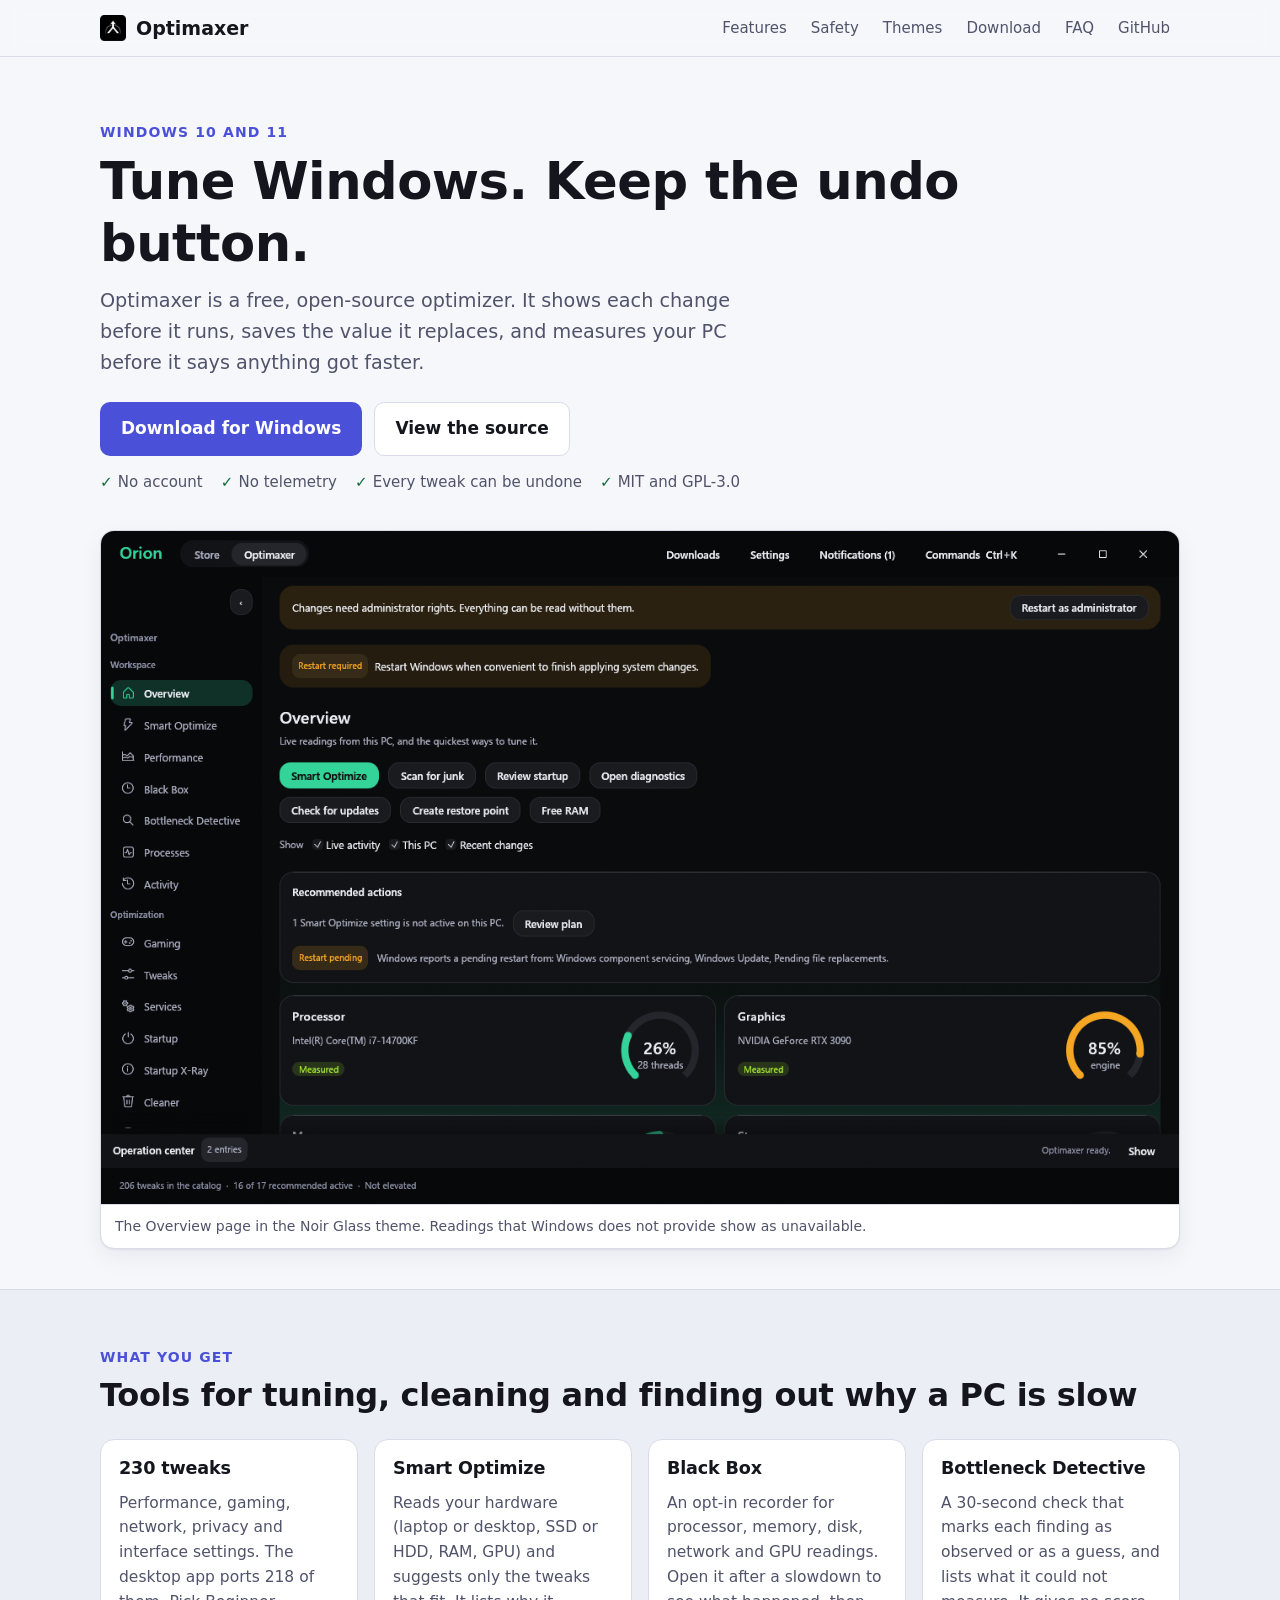
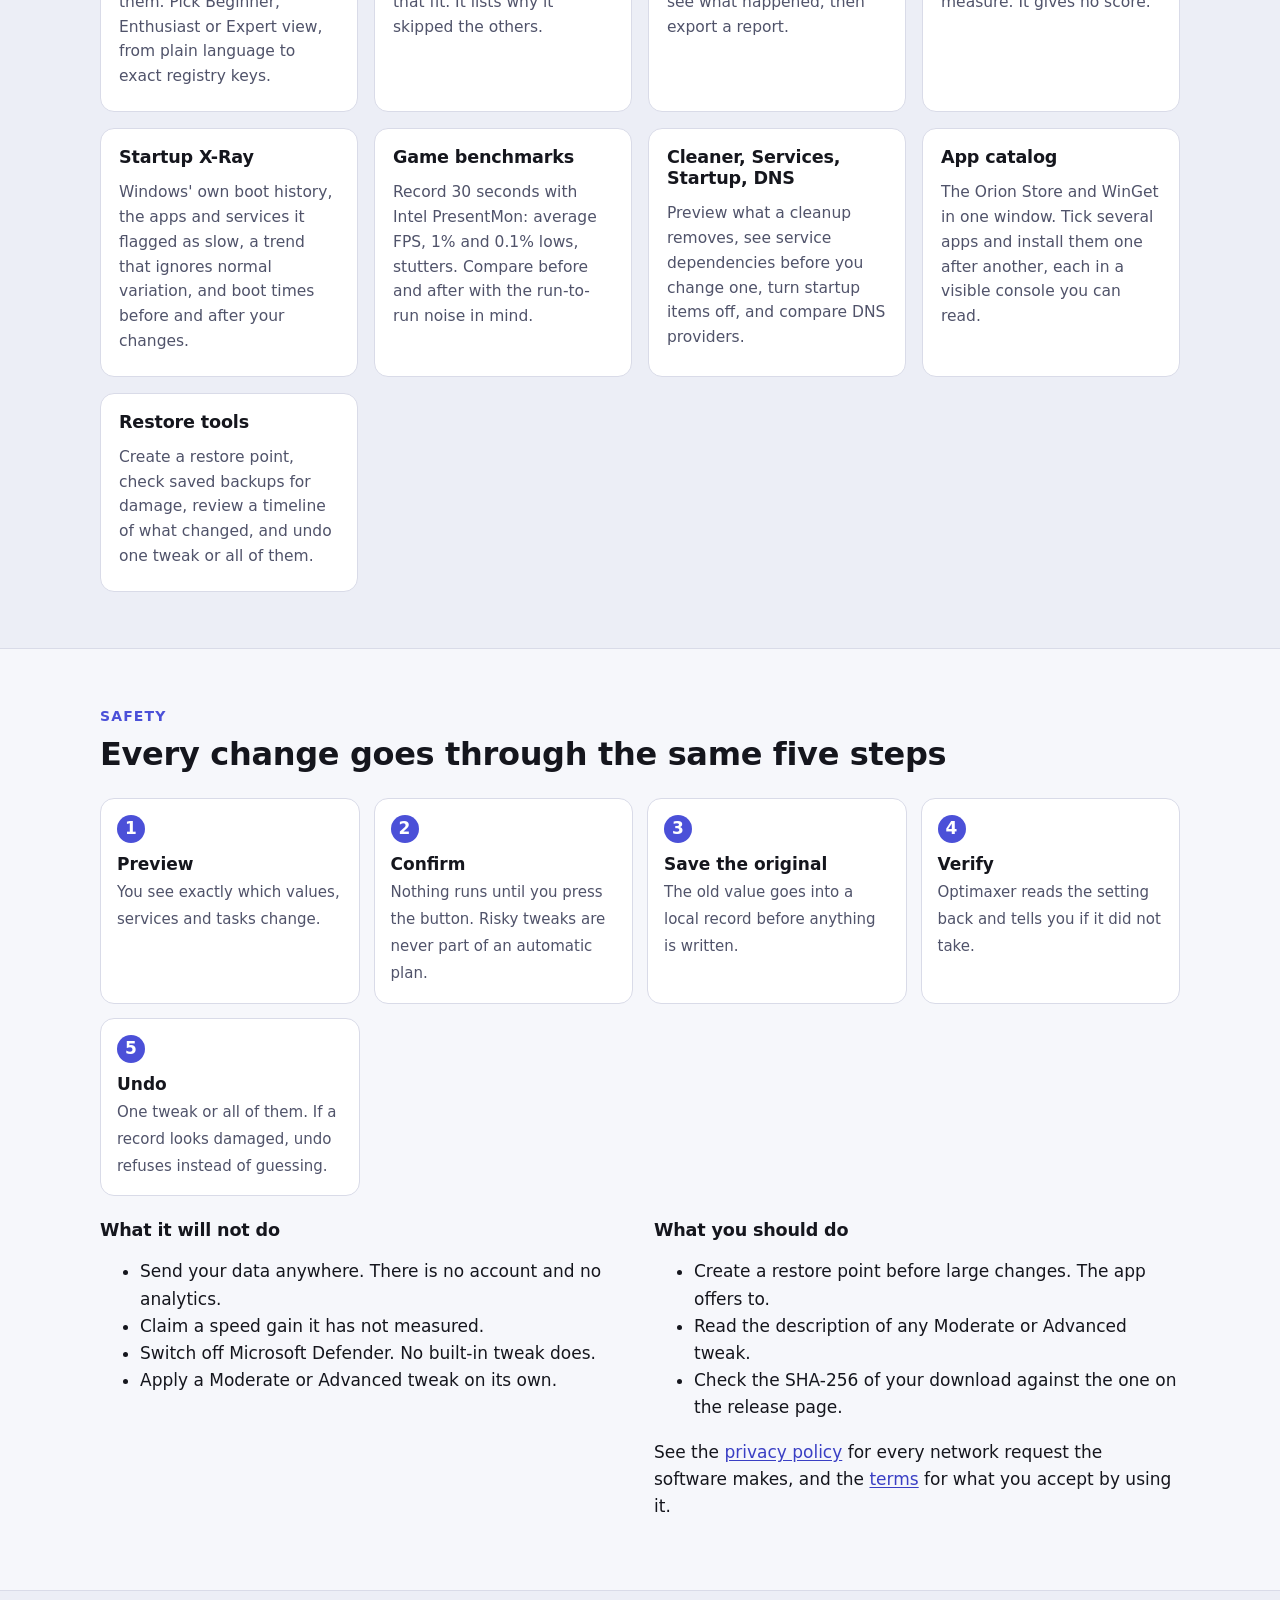
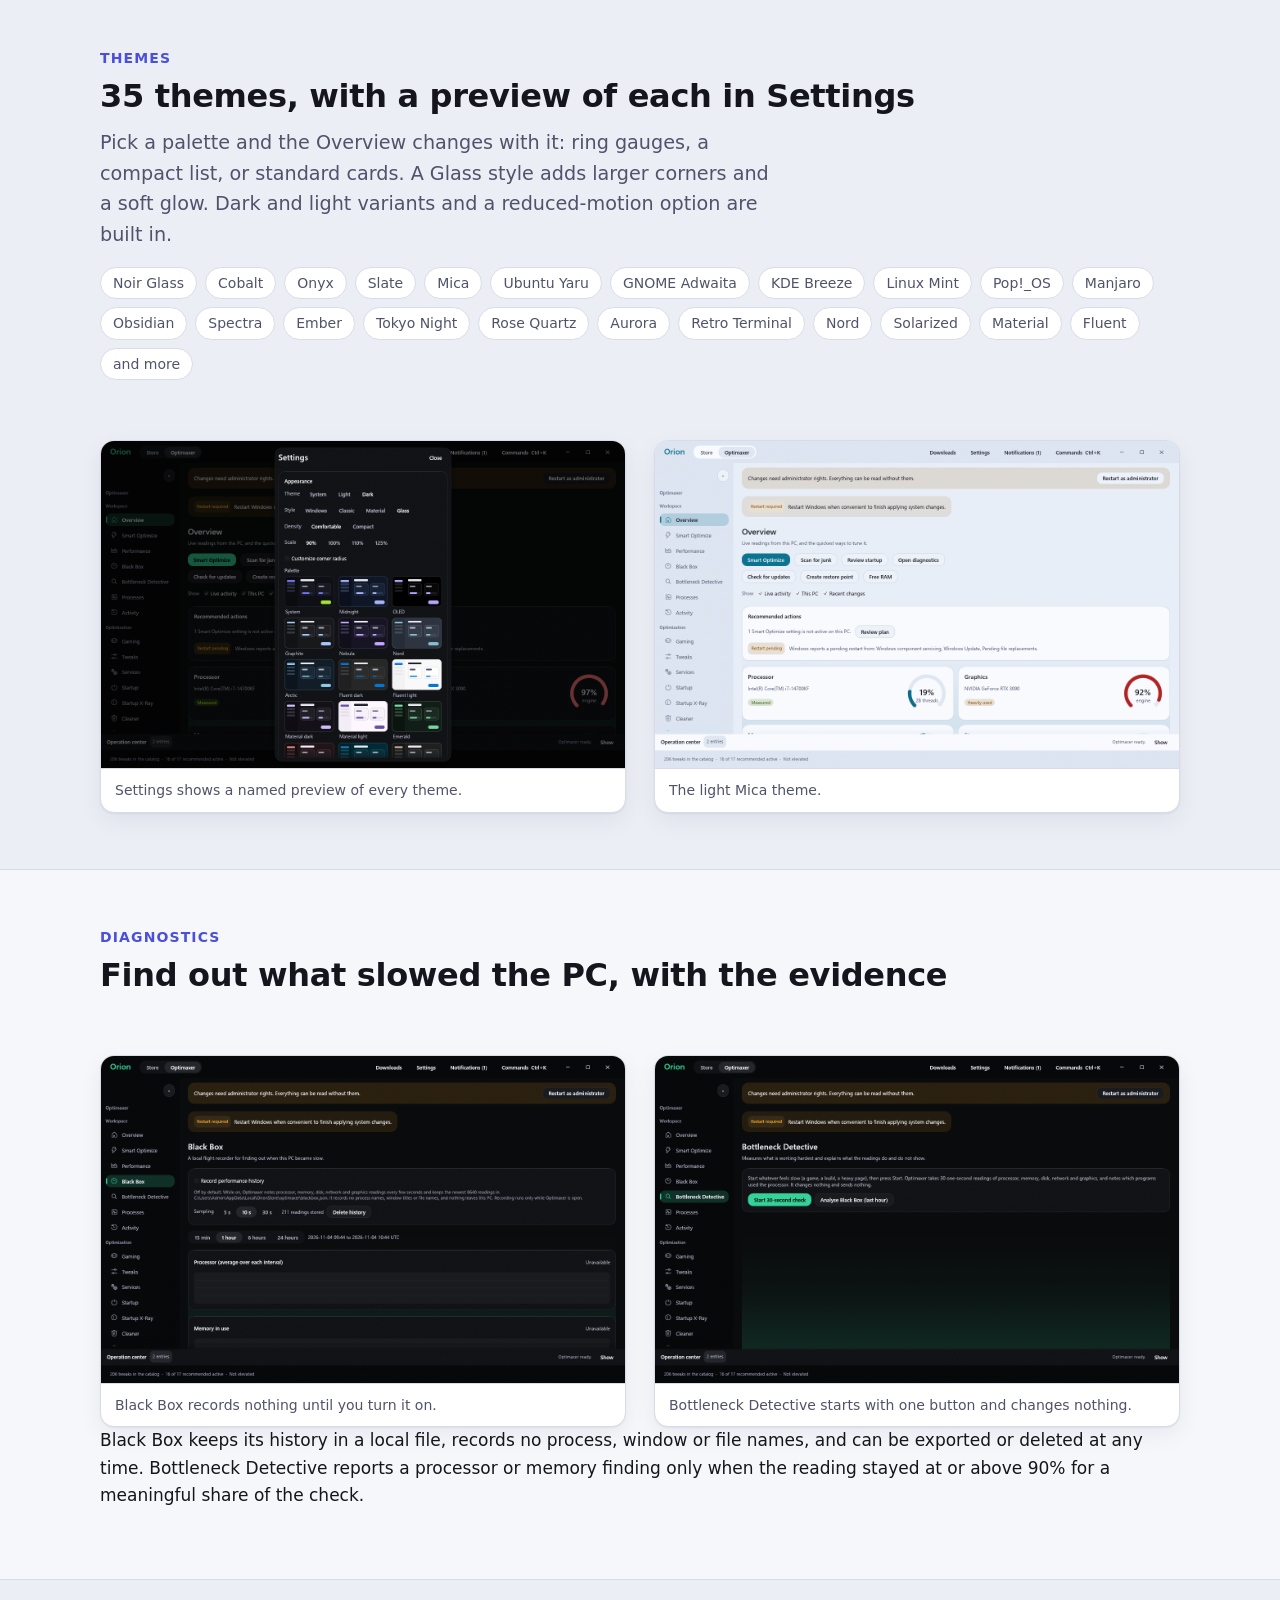
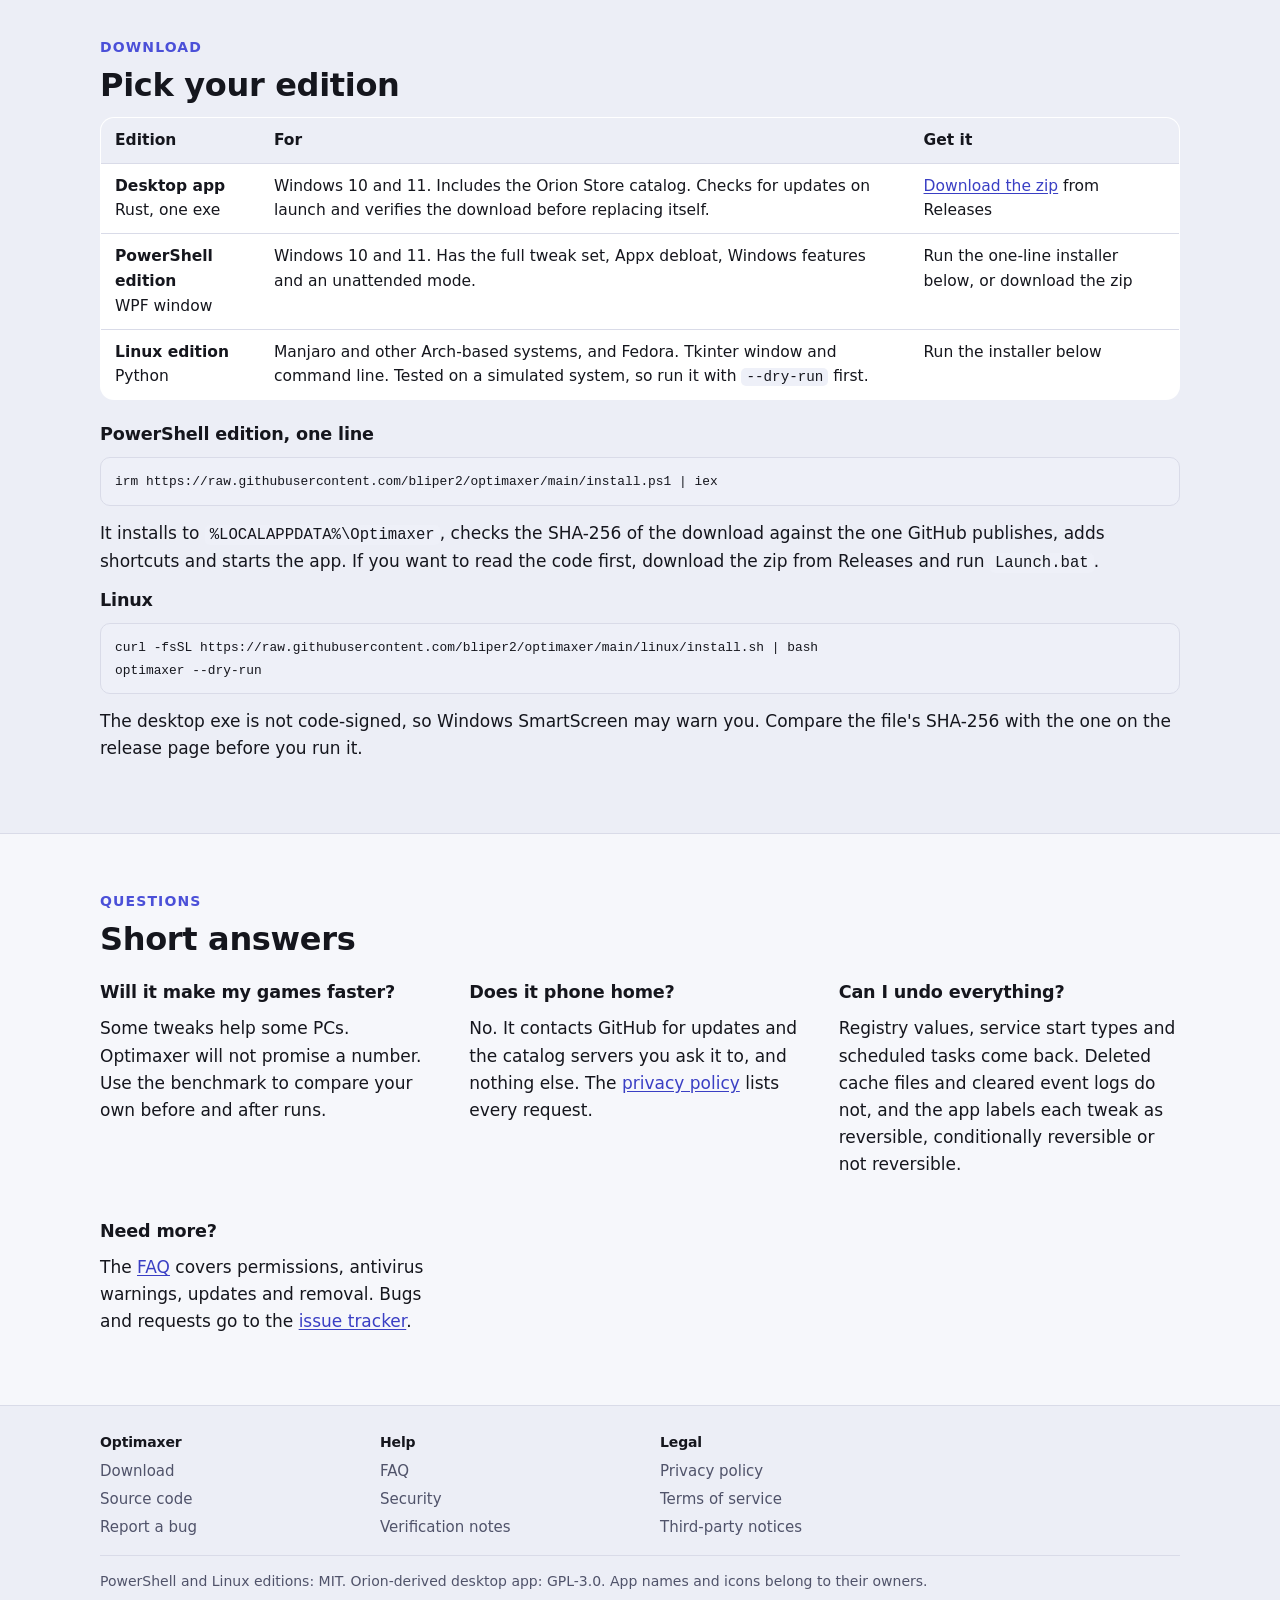
<file: docs/index.html>
<!doctype html>
<html lang="en">
<head>
<meta charset="utf-8">
<meta name="viewport" content="width=device-width, initial-scale=1">
<title>Optimaxer: a free Windows optimizer with undo</title>
<meta name="description" content="Optimaxer is a free, open-source Windows optimizer. It previews every change, saves the original value so you can undo it, and measures before it claims a result. No account, no telemetry.">
<meta property="og:title" content="Optimaxer: a free Windows optimizer with undo">
<meta property="og:description" content="Preview every tweak, undo any of them, and see what slows your PC. Open source, no account, no telemetry.">
<meta property="og:type" content="website">
<meta property="og:url" content="https://bliper2.github.io/optimaxer/">
<meta property="og:image" content="https://bliper2.github.io/optimaxer/screenshots/site-overview-noir.png">
<meta name="twitter:card" content="summary_large_image">
<link rel="canonical" href="https://bliper2.github.io/optimaxer/">
<link rel="icon" href="favicon.ico">
<link rel="stylesheet" href="style.css">
</head>
<body>
<a class="skip" href="#main">Skip to content</a>
<header class="top"><div class="in">
  <a class="brand" href="index.html"><img src="logo.png" alt="">Optimaxer</a>
  <nav aria-label="Main">
    <a href="#features">Features</a>
    <a href="#safety">Safety</a>
    <a href="#themes">Themes</a>
    <a href="#get">Download</a>
    <a href="faq.html">FAQ</a>
    <a href="https://github.com/bliper2/optimaxer">GitHub</a>
  </nav>
</div></header>

<main id="main">
<section class="hero"><div class="wrap">
  <p class="eyebrow">Windows 10 and 11</p>
  <h1>Tune Windows. Keep the undo button.</h1>
  <p class="lede">Optimaxer is a free, open-source optimizer. It shows each change before it runs, saves the value it replaces, and measures your PC before it says anything got faster.</p>
  <div class="cta">
    <a class="btn primary" href="https://github.com/bliper2/optimaxer/releases/latest">Download for Windows</a>
    <a class="btn" href="https://github.com/bliper2/optimaxer">View the source</a>
  </div>
  <ul class="facts">
    <li>No account</li>
    <li>No telemetry</li>
    <li>Every tweak can be undone</li>
    <li>MIT and GPL-3.0</li>
  </ul>
  <figure class="shot">
    <img src="screenshots/site-overview-noir.png" alt="The Optimaxer Overview page in the Noir Glass theme, with ring gauges for processor, graphics, memory and storage" width="1280" height="800">
    <figcaption>The Overview page in the Noir Glass theme. Readings that Windows does not provide show as unavailable.</figcaption>
  </figure>
</div></section>

<section id="features" class="alt"><div class="wrap">
  <p class="eyebrow">What you get</p>
  <h2>Tools for tuning, cleaning and finding out why a PC is slow</h2>
  <div class="grid">
    <article class="card"><h3>230 tweaks</h3><p>Performance, gaming, network, privacy and interface settings. The desktop app ports 218 of them. Pick Beginner, Enthusiast or Expert view, from plain language to exact registry keys.</p></article>
    <article class="card"><h3>Smart Optimize</h3><p>Reads your hardware (laptop or desktop, SSD or HDD, RAM, GPU) and suggests only the tweaks that fit. It lists why it skipped the others.</p></article>
    <article class="card"><h3>Black Box</h3><p>An opt-in recorder for processor, memory, disk, network and GPU readings. Open it after a slowdown to see what happened, then export a report.</p></article>
    <article class="card"><h3>Bottleneck Detective</h3><p>A 30-second check that marks each finding as observed or as a guess, and lists what it could not measure. It gives no score.</p></article>
    <article class="card"><h3>Startup X-Ray</h3><p>Windows' own boot history, the apps and services it flagged as slow, a trend that ignores normal variation, and boot times before and after your changes.</p></article>
    <article class="card"><h3>Game benchmarks</h3><p>Record 30 seconds with Intel PresentMon: average FPS, 1% and 0.1% lows, stutters. Compare before and after with the run-to-run noise in mind.</p></article>
    <article class="card"><h3>Cleaner, Services, Startup, DNS</h3><p>Preview what a cleanup removes, see service dependencies before you change one, turn startup items off, and compare DNS providers.</p></article>
    <article class="card"><h3>App catalog</h3><p>The Orion Store and WinGet in one window. Tick several apps and install them one after another, each in a visible console you can read.</p></article>
    <article class="card"><h3>Restore tools</h3><p>Create a restore point, check saved backups for damage, review a timeline of what changed, and undo one tweak or all of them.</p></article>
  </div>
</div></section>

<section id="safety"><div class="wrap">
  <p class="eyebrow">Safety</p>
  <h2>Every change goes through the same five steps</h2>
  <ol class="steps">
    <li><strong>Preview</strong><span>You see exactly which values, services and tasks change.</span></li>
    <li><strong>Confirm</strong><span>Nothing runs until you press the button. Risky tweaks are never part of an automatic plan.</span></li>
    <li><strong>Save the original</strong><span>The old value goes into a local record before anything is written.</span></li>
    <li><strong>Verify</strong><span>Optimaxer reads the setting back and tells you if it did not take.</span></li>
    <li><strong>Undo</strong><span>One tweak or all of them. If a record looks damaged, undo refuses instead of guessing.</span></li>
  </ol>
  <div class="two">
    <div>
      <h3>What it will not do</h3>
      <ul>
        <li>Send your data anywhere. There is no account and no analytics.</li>
        <li>Claim a speed gain it has not measured.</li>
        <li>Switch off Microsoft Defender. No built-in tweak does.</li>
        <li>Apply a Moderate or Advanced tweak on its own.</li>
      </ul>
    </div>
    <div>
      <h3>What you should do</h3>
      <ul>
        <li>Create a restore point before large changes. The app offers to.</li>
        <li>Read the description of any Moderate or Advanced tweak.</li>
        <li>Check the SHA-256 of your download against the one on the release page.</li>
      </ul>
      <p>See the <a href="privacy.html">privacy policy</a> for every network request the software makes, and the <a href="terms.html">terms</a> for what you accept by using it.</p>
    </div>
  </div>
</div></section>

<section id="themes" class="alt"><div class="wrap">
  <p class="eyebrow">Themes</p>
  <h2>35 themes, with a preview of each in Settings</h2>
  <p class="lede">Pick a palette and the Overview changes with it: ring gauges, a compact list, or standard cards. A Glass style adds larger corners and a soft glow. Dark and light variants and a reduced-motion option are built in.</p>
  <ul class="chips" aria-label="Theme families">
    <li>Noir Glass</li><li>Cobalt</li><li>Onyx</li><li>Slate</li><li>Mica</li>
    <li>Ubuntu Yaru</li><li>GNOME Adwaita</li><li>KDE Breeze</li><li>Linux Mint</li><li>Pop!_OS</li><li>Manjaro</li>
    <li>Obsidian</li><li>Spectra</li><li>Ember</li><li>Tokyo Night</li><li>Rose Quartz</li><li>Aurora</li><li>Retro Terminal</li>
    <li>Nord</li><li>Solarized</li><li>Material</li><li>Fluent</li><li>and more</li>
  </ul>
  <div class="two">
    <figure class="shot"><img src="screenshots/site-settings-themes.png" alt="The Settings window showing a miniature preview and name for each theme" width="1280" height="800" loading="lazy"><figcaption>Settings shows a named preview of every theme.</figcaption></figure>
    <figure class="shot"><img src="screenshots/site-overview-mica.png" alt="The Overview page in the light Mica theme" width="1280" height="800" loading="lazy"><figcaption>The light Mica theme.</figcaption></figure>
  </div>
</div></section>

<section><div class="wrap">
  <p class="eyebrow">Diagnostics</p>
  <h2>Find out what slowed the PC, with the evidence</h2>
  <div class="two">
    <figure class="shot"><img src="screenshots/site-blackbox.png" alt="The Black Box page with a recording toggle and sampling interval" width="1280" height="800" loading="lazy"><figcaption>Black Box records nothing until you turn it on.</figcaption></figure>
    <figure class="shot"><img src="screenshots/site-detective.png" alt="The Bottleneck Detective page with a button to start a 30-second check" width="1280" height="800" loading="lazy"><figcaption>Bottleneck Detective starts with one button and changes nothing.</figcaption></figure>
  </div>
  <p>Black Box keeps its history in a local file, records no process, window or file names, and can be exported or deleted at any time. Bottleneck Detective reports a processor or memory finding only when the reading stayed at or above 90% for a meaningful share of the check.</p>
</div></section>

<section id="get" class="alt"><div class="wrap">
  <p class="eyebrow">Download</p>
  <h2>Pick your edition</h2>
  <table>
    <thead><tr><th>Edition</th><th>For</th><th>Get it</th></tr></thead>
    <tbody>
      <tr><td><strong>Desktop app</strong><br>Rust, one exe</td><td>Windows 10 and 11. Includes the Orion Store catalog. Checks for updates on launch and verifies the download before replacing itself.</td><td><a href="https://github.com/bliper2/optimaxer/releases/latest">Download the zip</a> from Releases</td></tr>
      <tr><td><strong>PowerShell edition</strong><br>WPF window</td><td>Windows 10 and 11. Has the full tweak set, Appx debloat, Windows features and an unattended mode.</td><td>Run the one-line installer below, or download the zip</td></tr>
      <tr><td><strong>Linux edition</strong><br>Python</td><td>Manjaro and other Arch-based systems, and Fedora. Tkinter window and command line. Tested on a simulated system, so run it with <code>--dry-run</code> first.</td><td>Run the installer below</td></tr>
    </tbody>
  </table>
  <h3 style="margin-top:24px">PowerShell edition, one line</h3>
  <pre><code>irm https://raw.githubusercontent.com/bliper2/optimaxer/main/install.ps1 | iex</code></pre>
  <p>It installs to <code>%LOCALAPPDATA%\Optimaxer</code>, checks the SHA-256 of the download against the one GitHub publishes, adds shortcuts and starts the app. If you want to read the code first, download the zip from Releases and run <code>Launch.bat</code>.</p>
  <h3>Linux</h3>
  <pre><code>curl -fsSL https://raw.githubusercontent.com/bliper2/optimaxer/main/linux/install.sh | bash
optimaxer --dry-run</code></pre>
  <p>The desktop exe is not code-signed, so Windows SmartScreen may warn you. Compare the file's SHA-256 with the one on the release page before you run it.</p>
</div></section>

<section><div class="wrap">
  <p class="eyebrow">Questions</p>
  <h2>Short answers</h2>
  <div class="two">
    <div><h3>Will it make my games faster?</h3><p>Some tweaks help some PCs. Optimaxer will not promise a number. Use the benchmark to compare your own before and after runs.</p></div>
    <div><h3>Does it phone home?</h3><p>No. It contacts GitHub for updates and the catalog servers you ask it to, and nothing else. The <a href="privacy.html">privacy policy</a> lists every request.</p></div>
    <div><h3>Can I undo everything?</h3><p>Registry values, service start types and scheduled tasks come back. Deleted cache files and cleared event logs do not, and the app labels each tweak as reversible, conditionally reversible or not reversible.</p></div>
    <div><h3>Need more?</h3><p>The <a href="faq.html">FAQ</a> covers permissions, antivirus warnings, updates and removal. Bugs and requests go to the <a href="https://github.com/bliper2/optimaxer/issues">issue tracker</a>.</p></div>
  </div>
</div></section>
</main>

<footer class="site"><div class="in">
  <div><h3>Optimaxer</h3><a href="https://github.com/bliper2/optimaxer/releases/latest">Download</a><a href="https://github.com/bliper2/optimaxer">Source code</a><a href="https://github.com/bliper2/optimaxer/issues">Report a bug</a></div>
  <div><h3>Help</h3><a href="faq.html">FAQ</a><a href="security.html">Security</a><a href="https://github.com/bliper2/optimaxer/blob/main/docs/verification.md">Verification notes</a></div>
  <div><h3>Legal</h3><a href="privacy.html">Privacy policy</a><a href="terms.html">Terms of service</a><a href="https://github.com/bliper2/optimaxer/blob/main/THIRD-PARTY-NOTICES.md">Third-party notices</a></div>
  <p class="fine">PowerShell and Linux editions: MIT. Orion-derived desktop app: GPL-3.0. App names and icons belong to their owners.</p>
</div></footer>
</body>
</html>
</file>
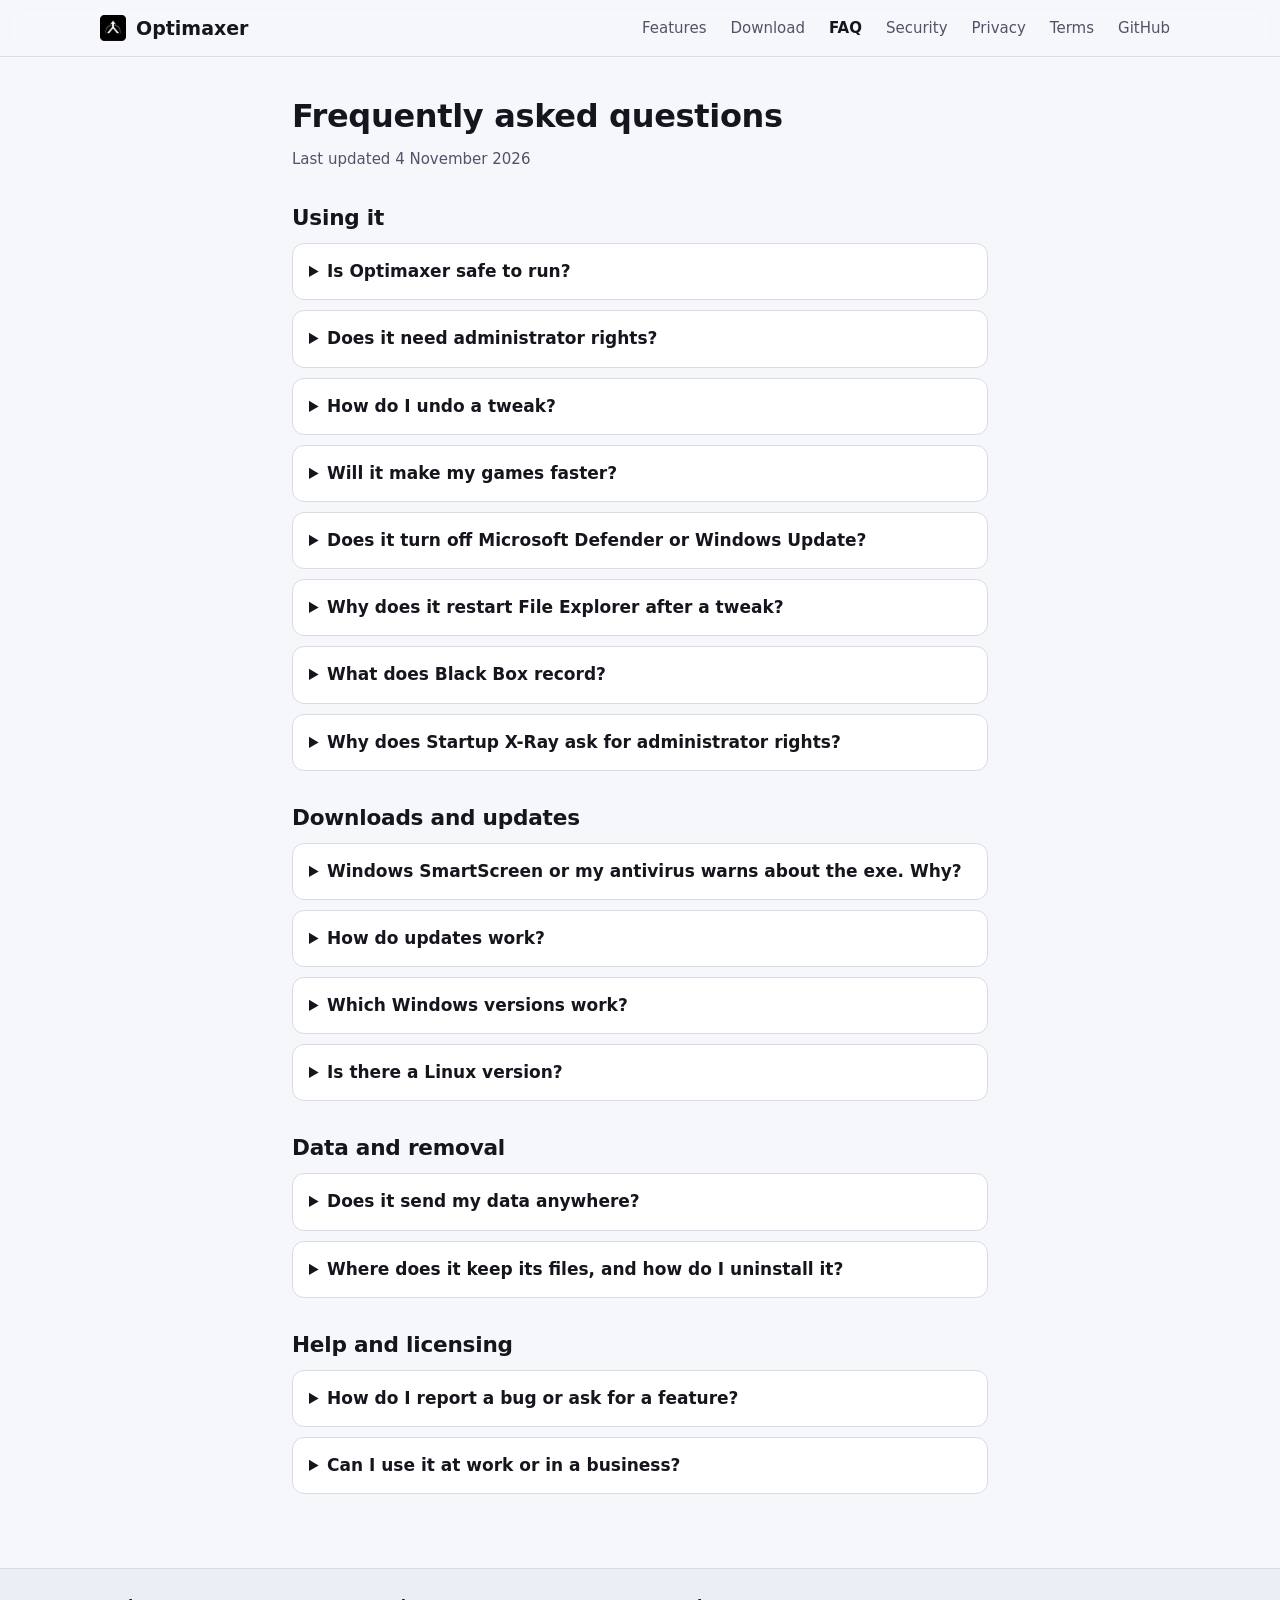
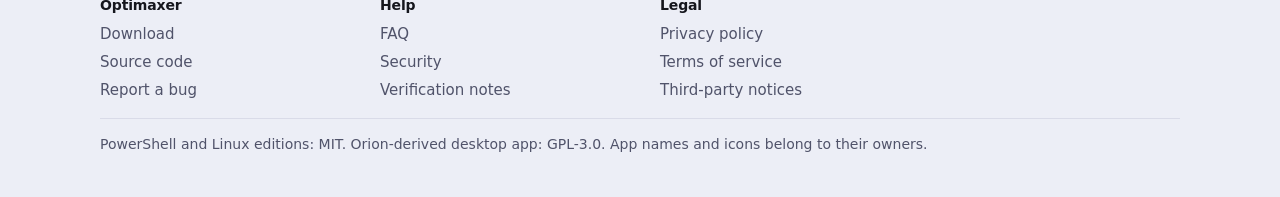
<file: docs/faq.html>
<!doctype html>
<html lang="en">
<head>
<meta charset="utf-8">
<meta name="viewport" content="width=device-width, initial-scale=1">
<title>FAQ - Optimaxer</title>
<meta name="description" content="Answers about safety, administrator rights, undo, updates, antivirus warnings, data and removal for Optimaxer.">
<link rel="canonical" href="https://bliper2.github.io/optimaxer/faq.html">
<link rel="icon" href="favicon.ico">
<link rel="stylesheet" href="style.css">
</head>
<body>
<a class="skip" href="#main">Skip to content</a>
<header class="top"><div class="in">
  <a class="brand" href="index.html"><img src="logo.png" alt="">Optimaxer</a>
  <nav aria-label="Main">
    <a href="index.html#features">Features</a>
    <a href="index.html#get">Download</a>
    <a href="faq.html" aria-current="page">FAQ</a>
    <a href="security.html">Security</a>
    <a href="privacy.html">Privacy</a>
    <a href="terms.html">Terms</a>
    <a href="https://github.com/bliper2/optimaxer">GitHub</a>
  </nav>
</div></header>
<main id="main" class="prose">
<h1>Frequently asked questions</h1>
<p class="meta">Last updated 4 November 2026</p>
<h2>Using it</h2>
<details><summary>Is Optimaxer safe to run?</summary><p>It is open source, previews every change and saves the original value for undo. It still changes system settings, so create a restore point first and read the description of any Moderate or Advanced tweak. The <a href="terms.html">terms</a> cover the details.</p></details>
<details><summary>Does it need administrator rights?</summary><p>Reading works without them. Applying tweaks, changing services and cleaning system files need administrator rights. The desktop app shows a banner with a <strong>Restart as administrator</strong> button, and Windows asks you to approve it.</p></details>
<details><summary>How do I undo a tweak?</summary><p>Select it on the Tweaks page and choose <strong>Undo selected</strong>, or use <strong>Undo all</strong>. Each tweak is labeled reversible, conditionally reversible or not reversible. Deleted cache files and cleared event logs cannot come back.</p></details>
<details><summary>Will it make my games faster?</summary><p>Some tweaks help some PCs, and Optimaxer makes no promise. Record a benchmark before and after with PresentMon and compare average FPS, the 1% and 0.1% lows and stutters. Small differences fall inside normal run-to-run variation.</p></details>
<details><summary>Does it turn off Microsoft Defender or Windows Update?</summary><p>No built-in tweak turns off Defender. A few Moderate tweaks change Windows Update behavior, for example pausing updates for 35 days, delaying feature updates or stopping automatic driver installs. One tweak stops Windows from turning on BitLocker device encryption by itself. The preview names each of these.</p></details>
<details><summary>Why does it restart File Explorer after a tweak?</summary><p>Many interface tweaks only show after Explorer reloads. The desktop app restarts it after a run that changed something, and Windows brings it back on its own. Open File Explorer windows close. Clear the checkbox in the confirmation window to skip it, and the choice is saved.</p></details>
<details><summary>What does Black Box record?</summary><p>Processor, memory, disk, network and GPU readings at the interval you choose, and bookmarks you add. It is off by default, keeps a rolling window in a local file, and never records process names, window titles or file names. You can export a report or delete the history.</p></details>
<details><summary>Why does Startup X-Ray ask for administrator rights?</summary><p>Windows lets only administrators read its boot performance log. Optimaxer reads that log and changes nothing. Without administrator rights the page offers a restart button.</p></details>
<h2>Downloads and updates</h2>
<details><summary>Windows SmartScreen or my antivirus warns about the exe. Why?</summary><p>The desktop exe is not code-signed, and tools that edit system settings often trigger warnings. Compare the file's SHA-256 with the one on the release page, or build it yourself from the source. If a warning persists after the hashes match, report it on the issue tracker with the scanner's name and version.</p></details>
<details><summary>How do updates work?</summary><p>The desktop app checks GitHub once per launch and shows an <strong>Update</strong> button for a newer release. Nothing downloads until you press it. The app checks the zip against the SHA-256 GitHub publishes, backs up the old file and restarts. You can turn the check off in Settings.</p></details>
<details><summary>Which Windows versions work?</summary><p>Windows 10 and 11. Some tweaks need a newer build, and the app hides or skips the ones that do not fit your PC.</p></details>
<details><summary>Is there a Linux version?</summary><p>Yes, a separate Python edition for Manjaro and other Arch-based systems and for Fedora. It has been tested on a simulated system, so run it with <code>--dry-run</code> first. A Linux build of the Rust app is in development.</p></details>
<h2>Data and removal</h2>
<details><summary>Does it send my data anywhere?</summary><p>No. There is no account, analytics or telemetry. It contacts GitHub for updates and the catalog servers you ask it to. The <a href="privacy.html">privacy policy</a> lists every request.</p></details>
<details><summary>Where does it keep its files, and how do I uninstall it?</summary><p>The desktop app uses <code>%LOCALAPPDATA%\OrionStore</code>, and the PowerShell edition uses <code>%LOCALAPPDATA%\Optimaxer</code> and <code>%ProgramData%\Optimaxer</code>. Undo your tweaks first if you want the old settings back, then delete the program and those folders.</p></details>
<h2>Help and licensing</h2>
<details><summary>How do I report a bug or ask for a feature?</summary><p>Open an issue on the <a href="https://github.com/bliper2/optimaxer/issues">issue tracker</a>. Include the edition, the version and what you did. For a security problem, read the <a href="security.html">security page</a> first.</p></details>
<details><summary>Can I use it at work or in a business?</summary><p>The licenses allow it, but your employer or device administrator decides what you may change on a managed PC. The PowerShell and Linux editions use MIT. The desktop app uses GPL-3.0, which applies when you redistribute it.</p></details>

</main>
<footer class="site"><div class="in">
  <div><h3>Optimaxer</h3><a href="https://github.com/bliper2/optimaxer/releases/latest">Download</a><a href="https://github.com/bliper2/optimaxer">Source code</a><a href="https://github.com/bliper2/optimaxer/issues">Report a bug</a></div>
  <div><h3>Help</h3><a href="faq.html">FAQ</a><a href="security.html">Security</a><a href="https://github.com/bliper2/optimaxer/blob/main/docs/verification.md">Verification notes</a></div>
  <div><h3>Legal</h3><a href="privacy.html">Privacy policy</a><a href="terms.html">Terms of service</a><a href="https://github.com/bliper2/optimaxer/blob/main/THIRD-PARTY-NOTICES.md">Third-party notices</a></div>
  <p class="fine">PowerShell and Linux editions: MIT. Orion-derived desktop app: GPL-3.0. App names and icons belong to their owners.</p>
</div></footer>
</body>
</html>
</file>
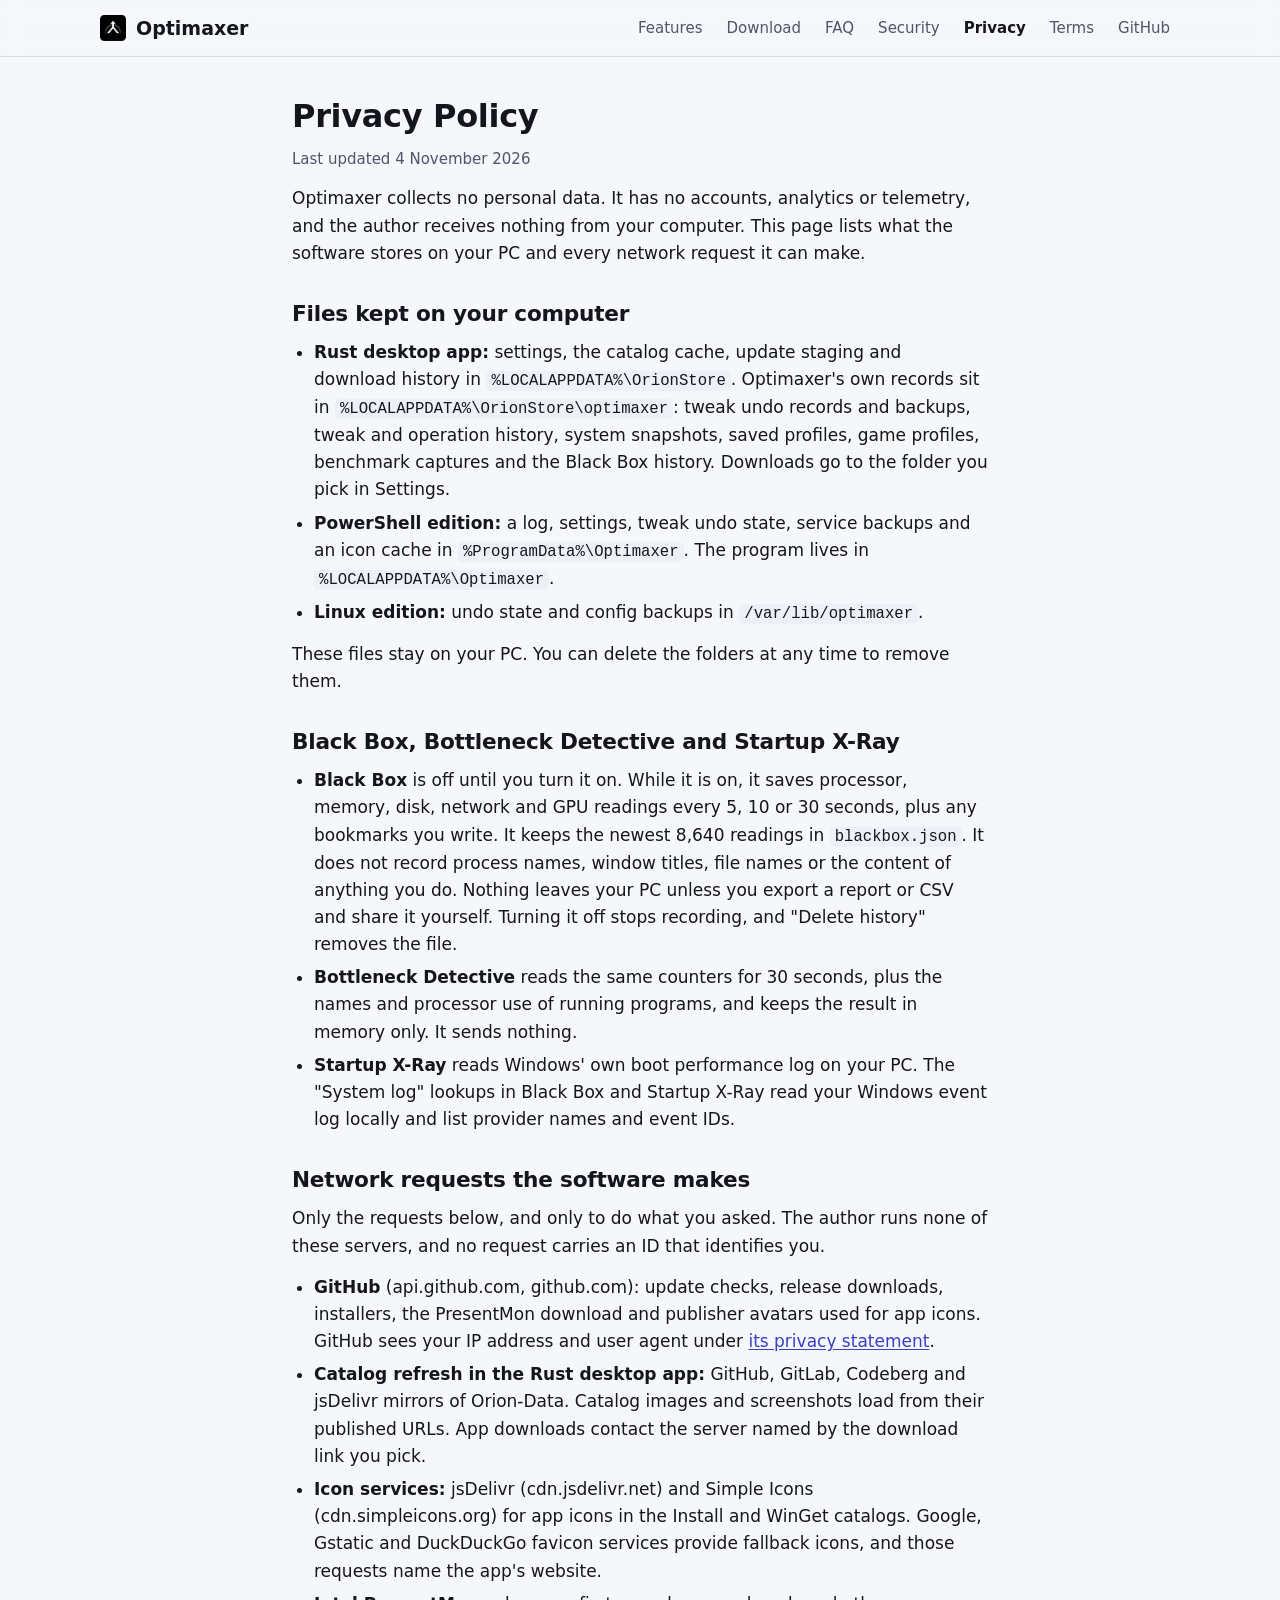
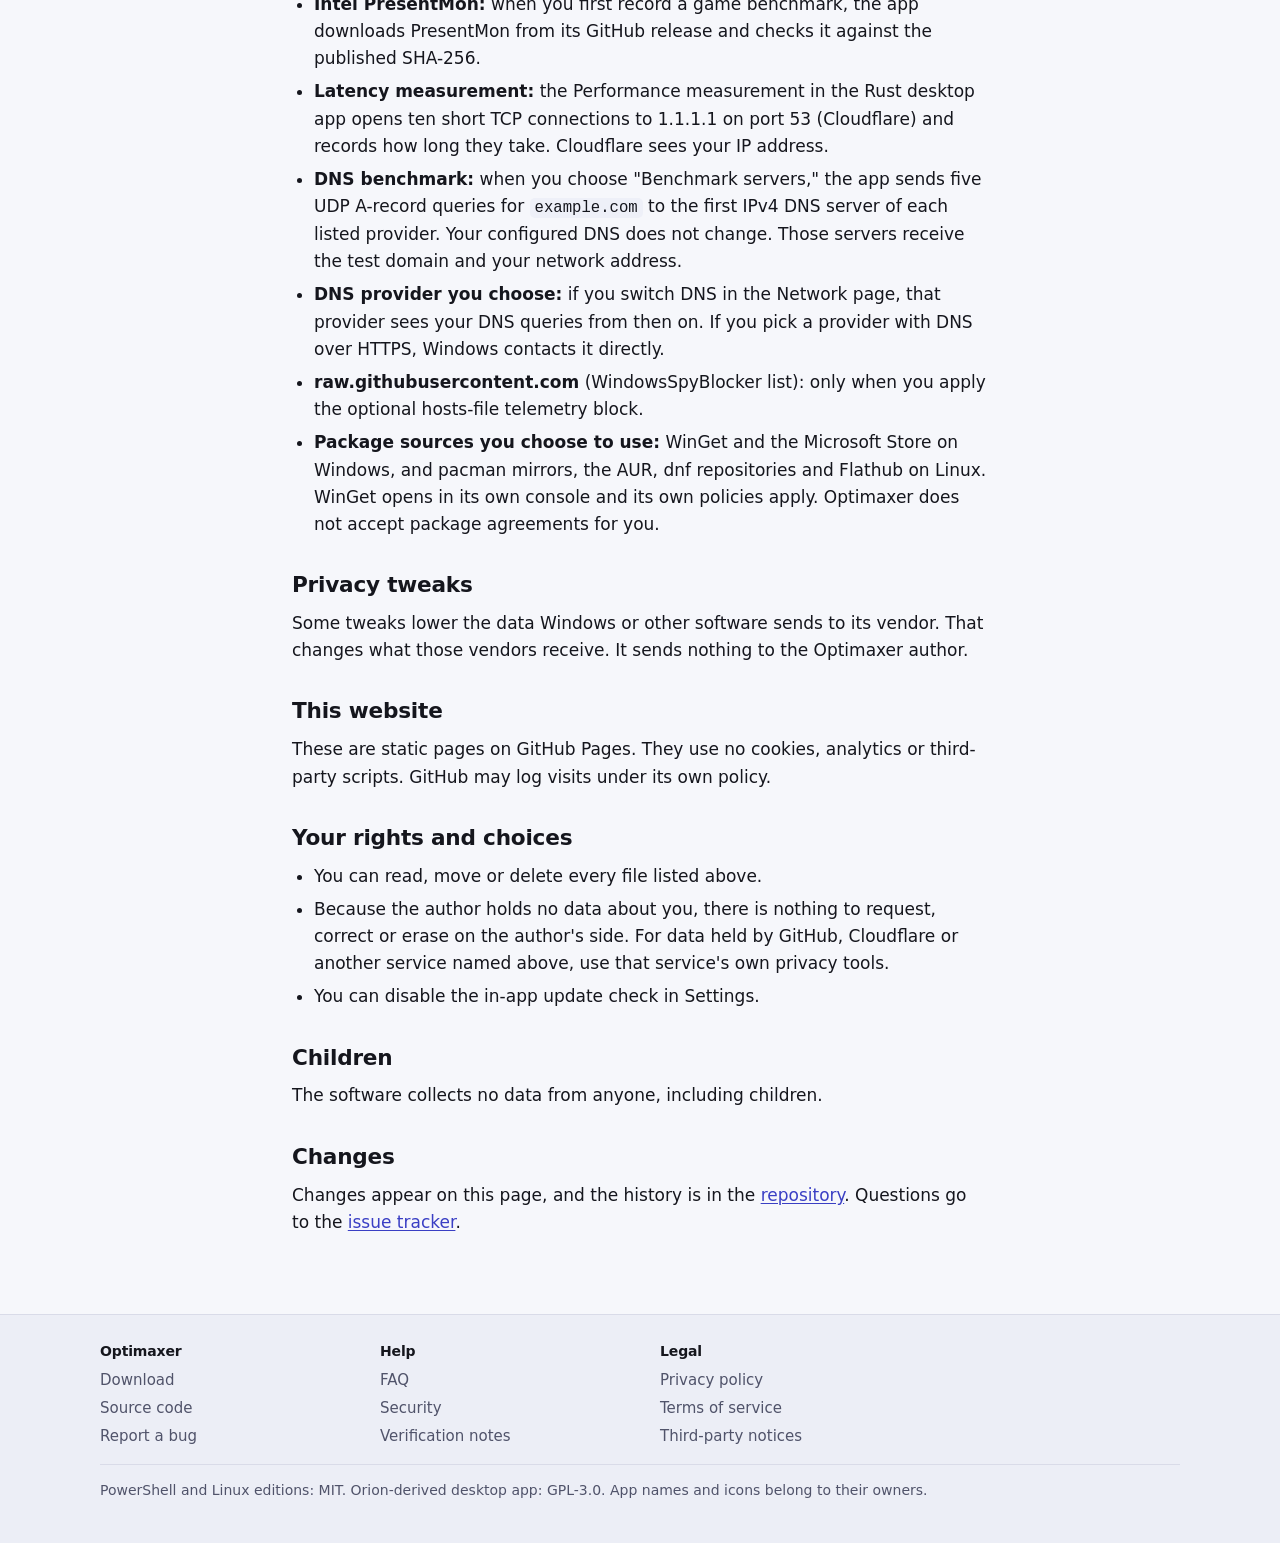
<file: docs/privacy.html>
<!doctype html>
<html lang="en">
<head>
<meta charset="utf-8">
<meta name="viewport" content="width=device-width, initial-scale=1">
<title>Privacy Policy - Optimaxer</title>
<meta name="description" content="What Optimaxer stores on your PC, what it sends over the network, and who receives it.">
<link rel="canonical" href="https://bliper2.github.io/optimaxer/privacy.html">
<link rel="icon" href="favicon.ico">
<link rel="stylesheet" href="style.css">
</head>
<body>
<a class="skip" href="#main">Skip to content</a>
<header class="top"><div class="in">
  <a class="brand" href="index.html"><img src="logo.png" alt="">Optimaxer</a>
  <nav aria-label="Main">
    <a href="index.html#features">Features</a>
    <a href="index.html#get">Download</a>
    <a href="faq.html">FAQ</a>
    <a href="security.html">Security</a>
    <a href="privacy.html" aria-current="page">Privacy</a>
    <a href="terms.html">Terms</a>
    <a href="https://github.com/bliper2/optimaxer">GitHub</a>
  </nav>
</div></header>
<main id="main" class="prose">
<h1>Privacy Policy</h1>
<p class="meta">Last updated 4 November 2026</p>

<p>Optimaxer collects no personal data. It has no accounts, analytics or telemetry, and the author receives nothing from your computer. This page lists what the software stores on your PC and every network request it can make.</p>

<h2>Files kept on your computer</h2>
<ul>
<li><strong>Rust desktop app:</strong> settings, the catalog cache, update staging and download history in <code>%LOCALAPPDATA%\OrionStore</code>. Optimaxer's own records sit in <code>%LOCALAPPDATA%\OrionStore\optimaxer</code>: tweak undo records and backups, tweak and operation history, system snapshots, saved profiles, game profiles, benchmark captures and the Black Box history. Downloads go to the folder you pick in Settings.</li>
<li><strong>PowerShell edition:</strong> a log, settings, tweak undo state, service backups and an icon cache in <code>%ProgramData%\Optimaxer</code>. The program lives in <code>%LOCALAPPDATA%\Optimaxer</code>.</li>
<li><strong>Linux edition:</strong> undo state and config backups in <code>/var/lib/optimaxer</code>.</li>
</ul>
<p>These files stay on your PC. You can delete the folders at any time to remove them.</p>

<h2>Black Box, Bottleneck Detective and Startup X-Ray</h2>
<ul>
<li><strong>Black Box</strong> is off until you turn it on. While it is on, it saves processor, memory, disk, network and GPU readings every 5, 10 or 30 seconds, plus any bookmarks you write. It keeps the newest 8,640 readings in <code>blackbox.json</code>. It does not record process names, window titles, file names or the content of anything you do. Nothing leaves your PC unless you export a report or CSV and share it yourself. Turning it off stops recording, and "Delete history" removes the file.</li>
<li><strong>Bottleneck Detective</strong> reads the same counters for 30 seconds, plus the names and processor use of running programs, and keeps the result in memory only. It sends nothing.</li>
<li><strong>Startup X-Ray</strong> reads Windows' own boot performance log on your PC. The "System log" lookups in Black Box and Startup X-Ray read your Windows event log locally and list provider names and event IDs.</li>
</ul>

<h2>Network requests the software makes</h2>
<p>Only the requests below, and only to do what you asked. The author runs none of these servers, and no request carries an ID that identifies you.</p>
<ul>
<li><strong>GitHub</strong> (api.github.com, github.com): update checks, release downloads, installers, the PresentMon download and publisher avatars used for app icons. GitHub sees your IP address and user agent under <a href="https://docs.github.com/en/site-policy/privacy-policies/github-general-privacy-statement">its privacy statement</a>.</li>
<li><strong>Catalog refresh in the Rust desktop app:</strong> GitHub, GitLab, Codeberg and jsDelivr mirrors of Orion-Data. Catalog images and screenshots load from their published URLs. App downloads contact the server named by the download link you pick.</li>
<li><strong>Icon services:</strong> jsDelivr (cdn.jsdelivr.net) and Simple Icons (cdn.simpleicons.org) for app icons in the Install and WinGet catalogs. Google, Gstatic and DuckDuckGo favicon services provide fallback icons, and those requests name the app's website.</li>
<li><strong>Intel PresentMon:</strong> when you first record a game benchmark, the app downloads PresentMon from its GitHub release and checks it against the published SHA-256.</li>
<li><strong>Latency measurement:</strong> the Performance measurement in the Rust desktop app opens ten short TCP connections to 1.1.1.1 on port 53 (Cloudflare) and records how long they take. Cloudflare sees your IP address.</li>
<li><strong>DNS benchmark:</strong> when you choose "Benchmark servers," the app sends five UDP A-record queries for <code>example.com</code> to the first IPv4 DNS server of each listed provider. Your configured DNS does not change. Those servers receive the test domain and your network address.</li>
<li><strong>DNS provider you choose:</strong> if you switch DNS in the Network page, that provider sees your DNS queries from then on. If you pick a provider with DNS over HTTPS, Windows contacts it directly.</li>
<li><strong>raw.githubusercontent.com</strong> (WindowsSpyBlocker list): only when you apply the optional hosts-file telemetry block.</li>
<li><strong>Package sources you choose to use:</strong> WinGet and the Microsoft Store on Windows, and pacman mirrors, the AUR, dnf repositories and Flathub on Linux. WinGet opens in its own console and its own policies apply. Optimaxer does not accept package agreements for you.</li>
</ul>

<h2>Privacy tweaks</h2>
<p>Some tweaks lower the data Windows or other software sends to its vendor. That changes what those vendors receive. It sends nothing to the Optimaxer author.</p>

<h2>This website</h2>
<p>These are static pages on GitHub Pages. They use no cookies, analytics or third-party scripts. GitHub may log visits under its own policy.</p>

<h2>Your rights and choices</h2>
<ul>
<li>You can read, move or delete every file listed above.</li>
<li>Because the author holds no data about you, there is nothing to request, correct or erase on the author's side. For data held by GitHub, Cloudflare or another service named above, use that service's own privacy tools.</li>
<li>You can disable the in-app update check in Settings.</li>
</ul>

<h2>Children</h2>
<p>The software collects no data from anyone, including children.</p>

<h2>Changes</h2>
<p>Changes appear on this page, and the history is in the <a href="https://github.com/bliper2/optimaxer/commits/main/docs/privacy.html">repository</a>. Questions go to the <a href="https://github.com/bliper2/optimaxer/issues">issue tracker</a>.</p>

</main>
<footer class="site"><div class="in">
  <div><h3>Optimaxer</h3><a href="https://github.com/bliper2/optimaxer/releases/latest">Download</a><a href="https://github.com/bliper2/optimaxer">Source code</a><a href="https://github.com/bliper2/optimaxer/issues">Report a bug</a></div>
  <div><h3>Help</h3><a href="faq.html">FAQ</a><a href="security.html">Security</a><a href="https://github.com/bliper2/optimaxer/blob/main/docs/verification.md">Verification notes</a></div>
  <div><h3>Legal</h3><a href="privacy.html">Privacy policy</a><a href="terms.html">Terms of service</a><a href="https://github.com/bliper2/optimaxer/blob/main/THIRD-PARTY-NOTICES.md">Third-party notices</a></div>
  <p class="fine">PowerShell and Linux editions: MIT. Orion-derived desktop app: GPL-3.0. App names and icons belong to their owners.</p>
</div></footer>
</body>
</html>
</file>
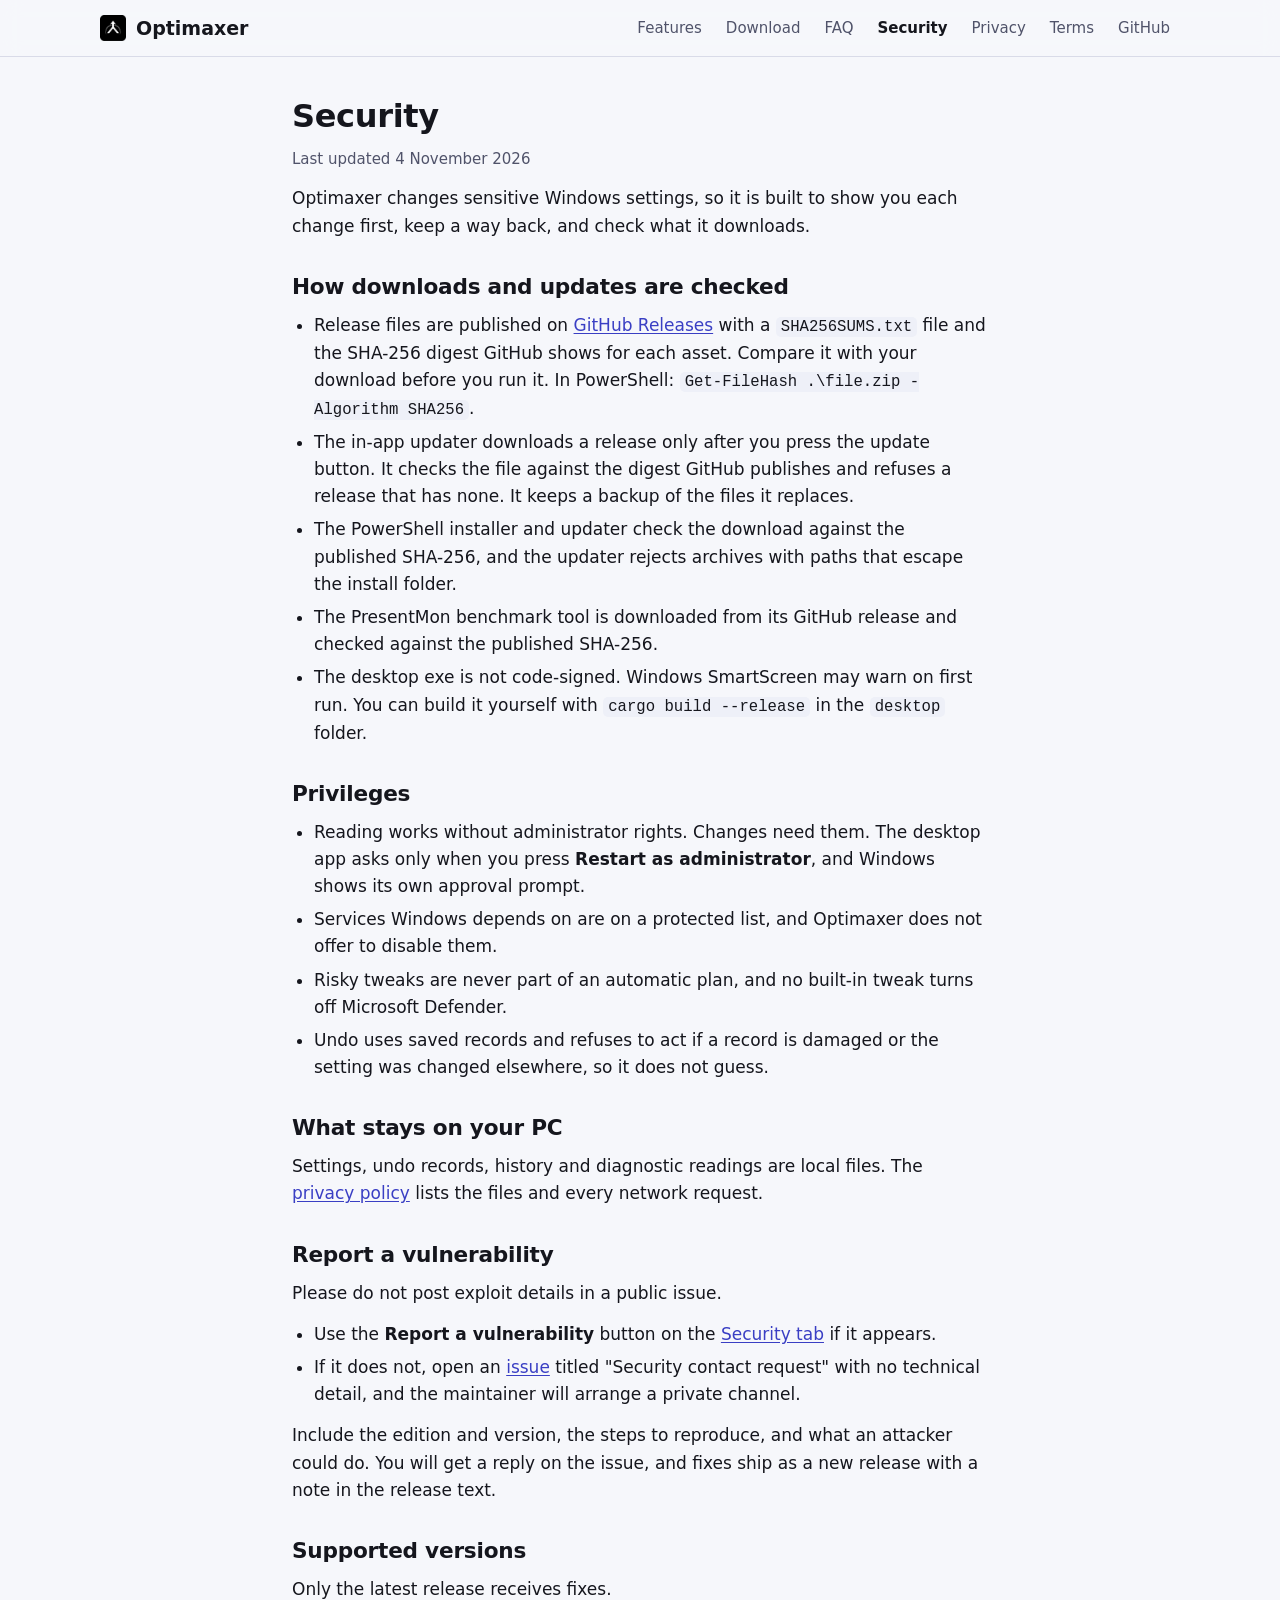
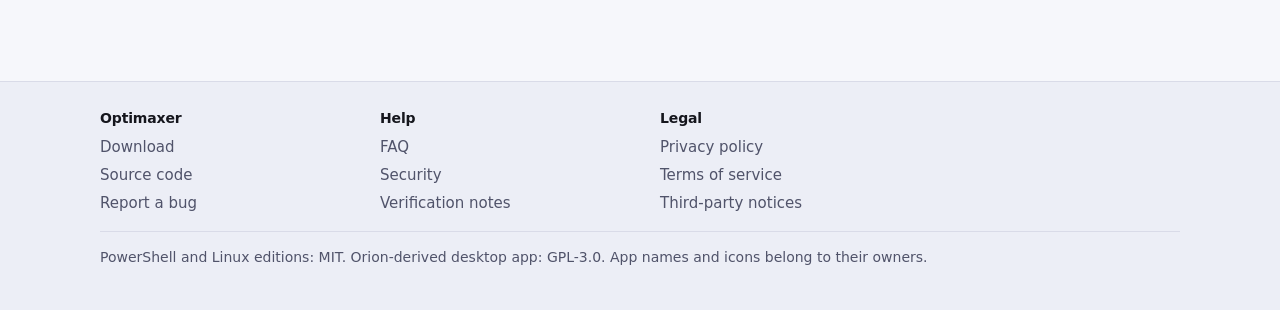
<file: docs/security.html>
<!doctype html>
<html lang="en">
<head>
<meta charset="utf-8">
<meta name="viewport" content="width=device-width, initial-scale=1">
<title>Security - Optimaxer</title>
<meta name="description" content="How Optimaxer protects its downloads and updates, what privileges it uses, and how to report a vulnerability.">
<link rel="canonical" href="https://bliper2.github.io/optimaxer/security.html">
<link rel="icon" href="favicon.ico">
<link rel="stylesheet" href="style.css">
</head>
<body>
<a class="skip" href="#main">Skip to content</a>
<header class="top"><div class="in">
  <a class="brand" href="index.html"><img src="logo.png" alt="">Optimaxer</a>
  <nav aria-label="Main">
    <a href="index.html#features">Features</a>
    <a href="index.html#get">Download</a>
    <a href="faq.html">FAQ</a>
    <a href="security.html" aria-current="page">Security</a>
    <a href="privacy.html">Privacy</a>
    <a href="terms.html">Terms</a>
    <a href="https://github.com/bliper2/optimaxer">GitHub</a>
  </nav>
</div></header>
<main id="main" class="prose">
<h1>Security</h1>
<p class="meta">Last updated 4 November 2026</p>

<p>Optimaxer changes sensitive Windows settings, so it is built to show you each change first, keep a way back, and check what it downloads.</p>

<h2>How downloads and updates are checked</h2>
<ul>
<li>Release files are published on <a href="https://github.com/bliper2/optimaxer/releases">GitHub Releases</a> with a <code>SHA256SUMS.txt</code> file and the SHA-256 digest GitHub shows for each asset. Compare it with your download before you run it. In PowerShell: <code>Get-FileHash .\file.zip -Algorithm SHA256</code>.</li>
<li>The in-app updater downloads a release only after you press the update button. It checks the file against the digest GitHub publishes and refuses a release that has none. It keeps a backup of the files it replaces.</li>
<li>The PowerShell installer and updater check the download against the published SHA-256, and the updater rejects archives with paths that escape the install folder.</li>
<li>The PresentMon benchmark tool is downloaded from its GitHub release and checked against the published SHA-256.</li>
<li>The desktop exe is not code-signed. Windows SmartScreen may warn on first run. You can build it yourself with <code>cargo build --release</code> in the <code>desktop</code> folder.</li>
</ul>

<h2>Privileges</h2>
<ul>
<li>Reading works without administrator rights. Changes need them. The desktop app asks only when you press <strong>Restart as administrator</strong>, and Windows shows its own approval prompt.</li>
<li>Services Windows depends on are on a protected list, and Optimaxer does not offer to disable them.</li>
<li>Risky tweaks are never part of an automatic plan, and no built-in tweak turns off Microsoft Defender.</li>
<li>Undo uses saved records and refuses to act if a record is damaged or the setting was changed elsewhere, so it does not guess.</li>
</ul>

<h2>What stays on your PC</h2>
<p>Settings, undo records, history and diagnostic readings are local files. The <a href="privacy.html">privacy policy</a> lists the files and every network request.</p>

<h2>Report a vulnerability</h2>
<p>Please do not post exploit details in a public issue.</p>
<ul>
<li>Use the <strong>Report a vulnerability</strong> button on the <a href="https://github.com/bliper2/optimaxer/security">Security tab</a> if it appears.</li>
<li>If it does not, open an <a href="https://github.com/bliper2/optimaxer/issues/new">issue</a> titled "Security contact request" with no technical detail, and the maintainer will arrange a private channel.</li>
</ul>
<p>Include the edition and version, the steps to reproduce, and what an attacker could do. You will get a reply on the issue, and fixes ship as a new release with a note in the release text.</p>

<h2>Supported versions</h2>
<p>Only the latest release receives fixes.</p>

</main>
<footer class="site"><div class="in">
  <div><h3>Optimaxer</h3><a href="https://github.com/bliper2/optimaxer/releases/latest">Download</a><a href="https://github.com/bliper2/optimaxer">Source code</a><a href="https://github.com/bliper2/optimaxer/issues">Report a bug</a></div>
  <div><h3>Help</h3><a href="faq.html">FAQ</a><a href="security.html">Security</a><a href="https://github.com/bliper2/optimaxer/blob/main/docs/verification.md">Verification notes</a></div>
  <div><h3>Legal</h3><a href="privacy.html">Privacy policy</a><a href="terms.html">Terms of service</a><a href="https://github.com/bliper2/optimaxer/blob/main/THIRD-PARTY-NOTICES.md">Third-party notices</a></div>
  <p class="fine">PowerShell and Linux editions: MIT. Orion-derived desktop app: GPL-3.0. App names and icons belong to their owners.</p>
</div></footer>
</body>
</html>
</file>
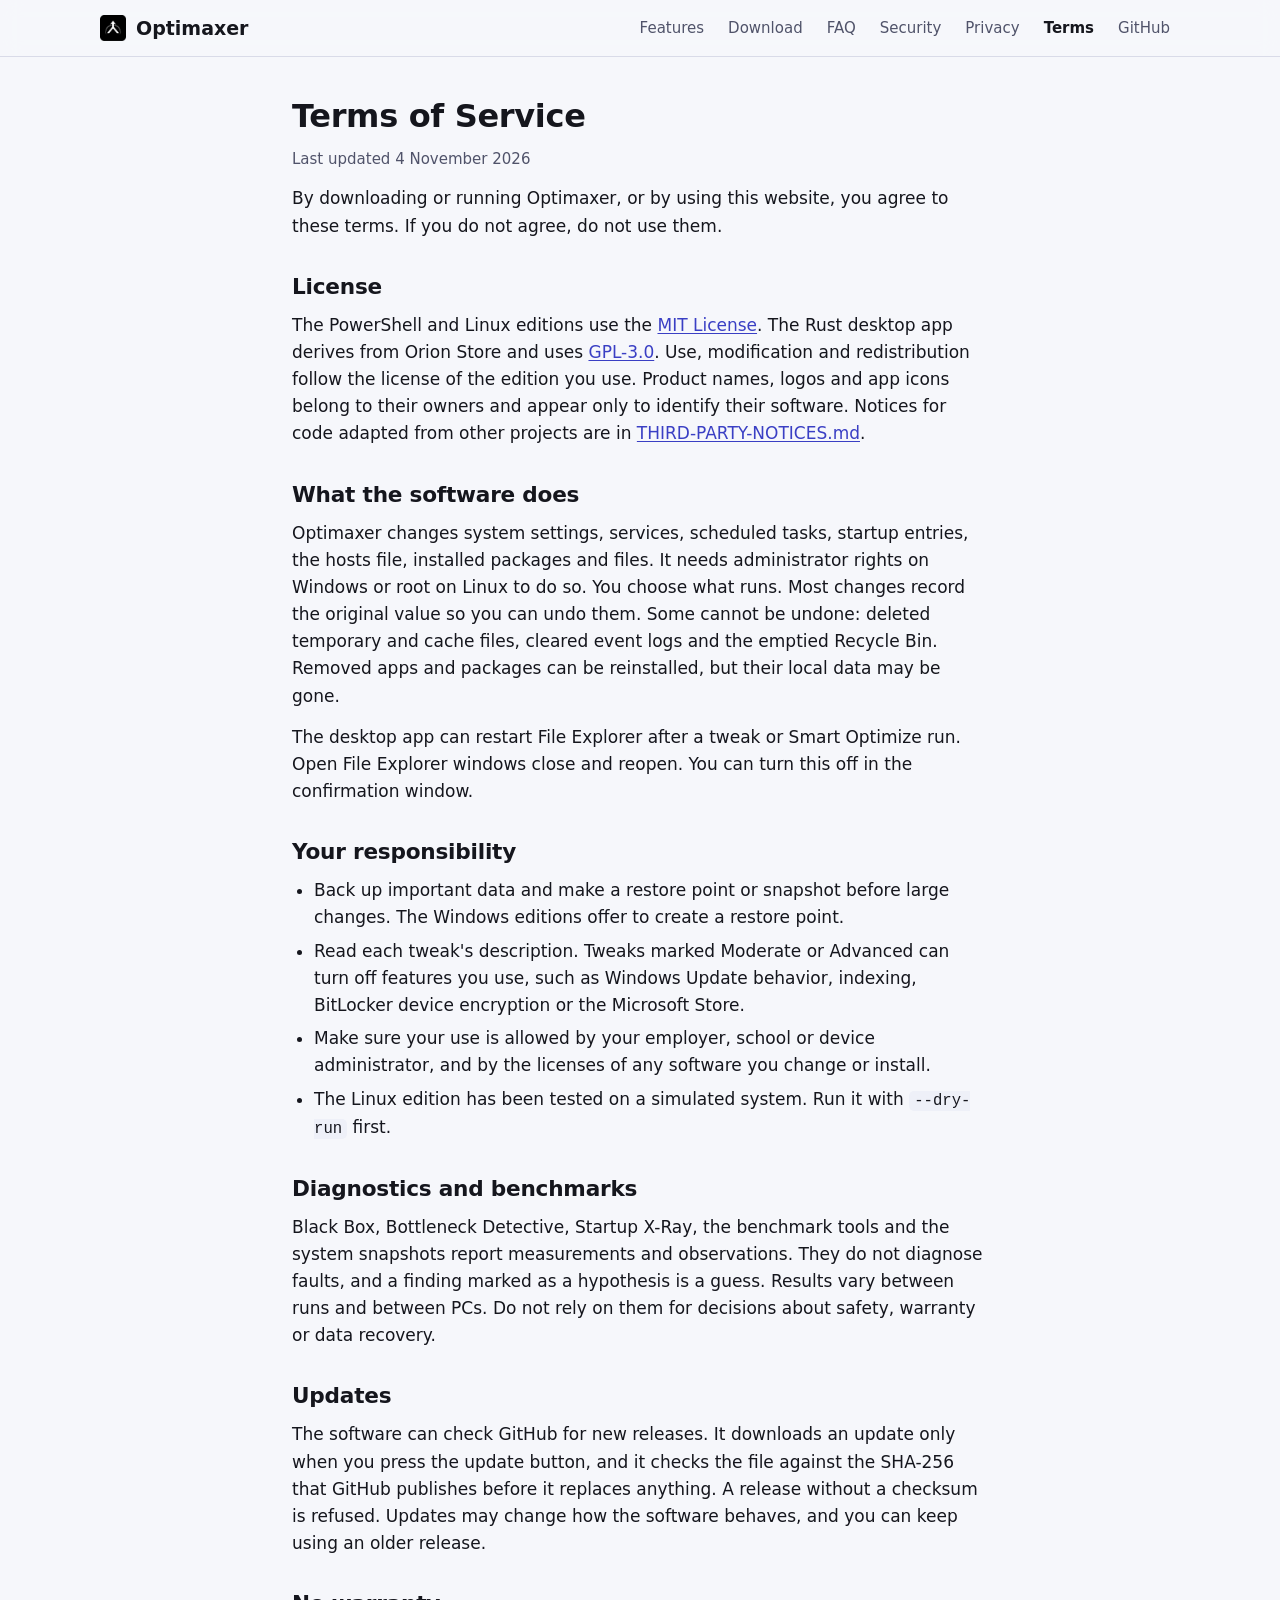
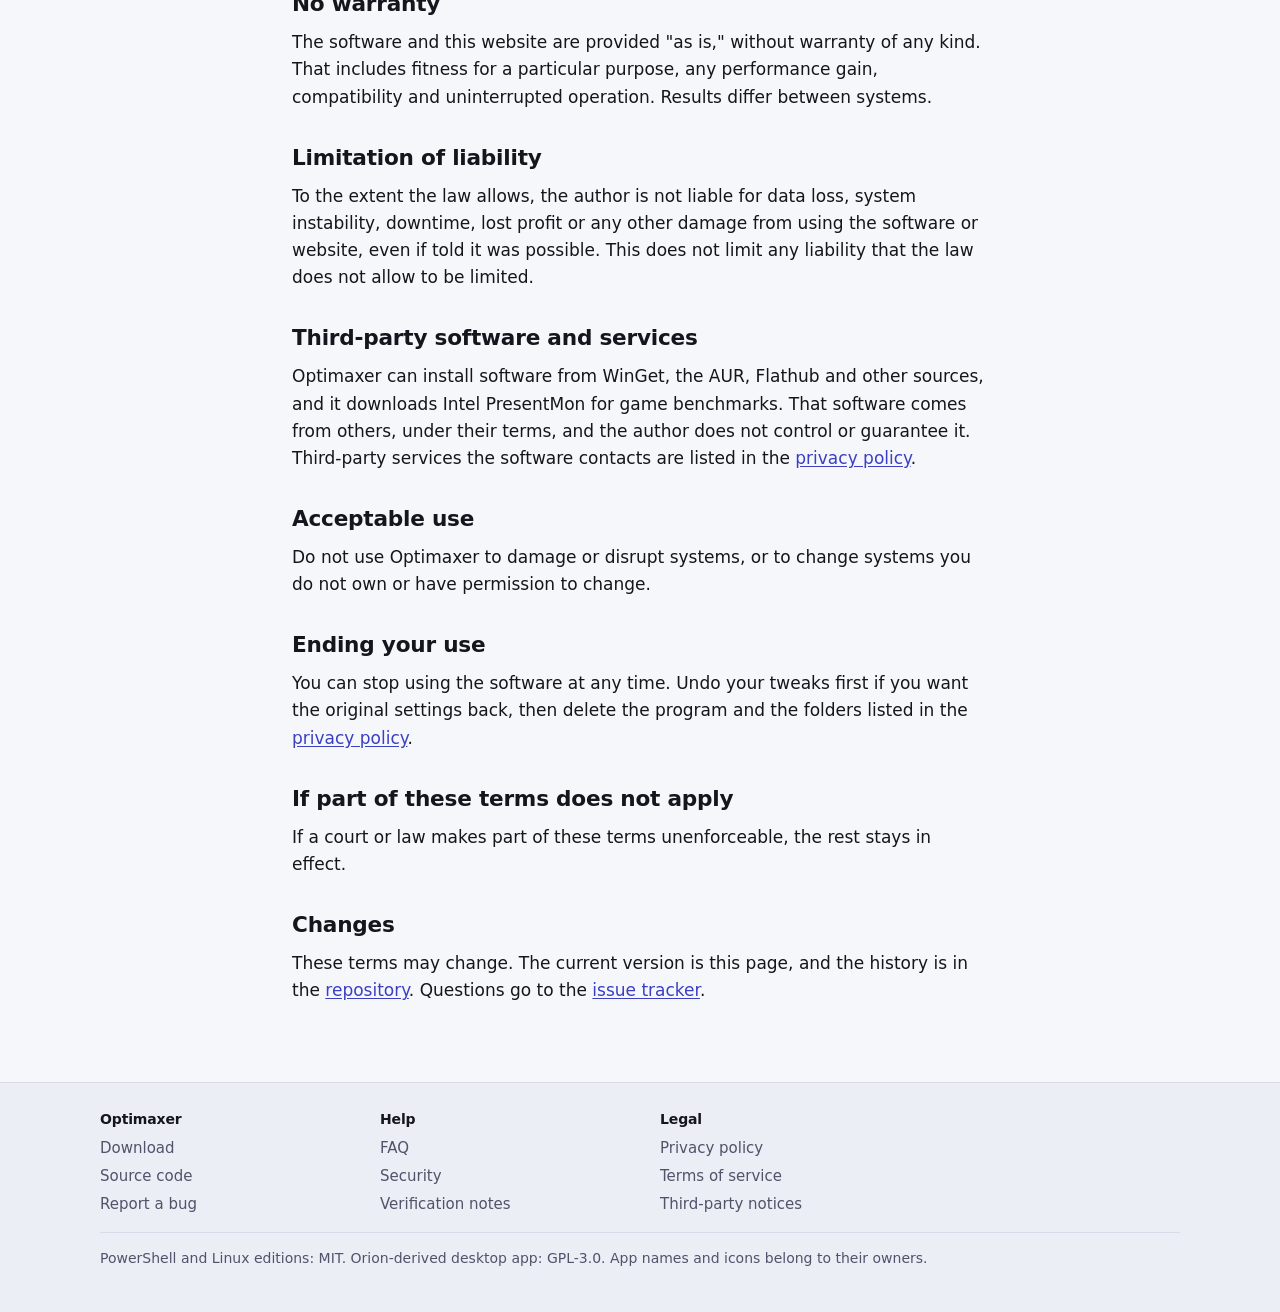
<file: docs/terms.html>
<!doctype html>
<html lang="en">
<head>
<meta charset="utf-8">
<meta name="viewport" content="width=device-width, initial-scale=1">
<title>Terms of Service - Optimaxer</title>
<meta name="description" content="The terms for using Optimaxer and this website: license, what the software changes, your responsibilities, warranty and liability.">
<link rel="canonical" href="https://bliper2.github.io/optimaxer/terms.html">
<link rel="icon" href="favicon.ico">
<link rel="stylesheet" href="style.css">
</head>
<body>
<a class="skip" href="#main">Skip to content</a>
<header class="top"><div class="in">
  <a class="brand" href="index.html"><img src="logo.png" alt="">Optimaxer</a>
  <nav aria-label="Main">
    <a href="index.html#features">Features</a>
    <a href="index.html#get">Download</a>
    <a href="faq.html">FAQ</a>
    <a href="security.html">Security</a>
    <a href="privacy.html">Privacy</a>
    <a href="terms.html" aria-current="page">Terms</a>
    <a href="https://github.com/bliper2/optimaxer">GitHub</a>
  </nav>
</div></header>
<main id="main" class="prose">
<h1>Terms of Service</h1>
<p class="meta">Last updated 4 November 2026</p>

<p>By downloading or running Optimaxer, or by using this website, you agree to these terms. If you do not agree, do not use them.</p>

<h2>License</h2>
<p>The PowerShell and Linux editions use the <a href="https://github.com/bliper2/optimaxer/blob/main/LICENSE">MIT License</a>. The Rust desktop app derives from Orion Store and uses <a href="https://github.com/bliper2/optimaxer/blob/main/desktop/LICENSE">GPL-3.0</a>. Use, modification and redistribution follow the license of the edition you use. Product names, logos and app icons belong to their owners and appear only to identify their software. Notices for code adapted from other projects are in <a href="https://github.com/bliper2/optimaxer/blob/main/THIRD-PARTY-NOTICES.md">THIRD-PARTY-NOTICES.md</a>.</p>

<h2>What the software does</h2>
<p>Optimaxer changes system settings, services, scheduled tasks, startup entries, the hosts file, installed packages and files. It needs administrator rights on Windows or root on Linux to do so. You choose what runs. Most changes record the original value so you can undo them. Some cannot be undone: deleted temporary and cache files, cleared event logs and the emptied Recycle Bin. Removed apps and packages can be reinstalled, but their local data may be gone.</p>
<p>The desktop app can restart File Explorer after a tweak or Smart Optimize run. Open File Explorer windows close and reopen. You can turn this off in the confirmation window.</p>

<h2>Your responsibility</h2>
<ul>
<li>Back up important data and make a restore point or snapshot before large changes. The Windows editions offer to create a restore point.</li>
<li>Read each tweak's description. Tweaks marked Moderate or Advanced can turn off features you use, such as Windows Update behavior, indexing, BitLocker device encryption or the Microsoft Store.</li>
<li>Make sure your use is allowed by your employer, school or device administrator, and by the licenses of any software you change or install.</li>
<li>The Linux edition has been tested on a simulated system. Run it with <code>--dry-run</code> first.</li>
</ul>

<h2>Diagnostics and benchmarks</h2>
<p>Black Box, Bottleneck Detective, Startup X-Ray, the benchmark tools and the system snapshots report measurements and observations. They do not diagnose faults, and a finding marked as a hypothesis is a guess. Results vary between runs and between PCs. Do not rely on them for decisions about safety, warranty or data recovery.</p>

<h2>Updates</h2>
<p>The software can check GitHub for new releases. It downloads an update only when you press the update button, and it checks the file against the SHA-256 that GitHub publishes before it replaces anything. A release without a checksum is refused. Updates may change how the software behaves, and you can keep using an older release.</p>

<h2>No warranty</h2>
<p>The software and this website are provided "as is," without warranty of any kind. That includes fitness for a particular purpose, any performance gain, compatibility and uninterrupted operation. Results differ between systems.</p>

<h2>Limitation of liability</h2>
<p>To the extent the law allows, the author is not liable for data loss, system instability, downtime, lost profit or any other damage from using the software or website, even if told it was possible. This does not limit any liability that the law does not allow to be limited.</p>

<h2>Third-party software and services</h2>
<p>Optimaxer can install software from WinGet, the AUR, Flathub and other sources, and it downloads Intel PresentMon for game benchmarks. That software comes from others, under their terms, and the author does not control or guarantee it. Third-party services the software contacts are listed in the <a href="privacy.html">privacy policy</a>.</p>

<h2>Acceptable use</h2>
<p>Do not use Optimaxer to damage or disrupt systems, or to change systems you do not own or have permission to change.</p>

<h2>Ending your use</h2>
<p>You can stop using the software at any time. Undo your tweaks first if you want the original settings back, then delete the program and the folders listed in the <a href="privacy.html">privacy policy</a>.</p>

<h2>If part of these terms does not apply</h2>
<p>If a court or law makes part of these terms unenforceable, the rest stays in effect.</p>

<h2>Changes</h2>
<p>These terms may change. The current version is this page, and the history is in the <a href="https://github.com/bliper2/optimaxer/commits/main/docs/terms.html">repository</a>. Questions go to the <a href="https://github.com/bliper2/optimaxer/issues">issue tracker</a>.</p>

</main>
<footer class="site"><div class="in">
  <div><h3>Optimaxer</h3><a href="https://github.com/bliper2/optimaxer/releases/latest">Download</a><a href="https://github.com/bliper2/optimaxer">Source code</a><a href="https://github.com/bliper2/optimaxer/issues">Report a bug</a></div>
  <div><h3>Help</h3><a href="faq.html">FAQ</a><a href="security.html">Security</a><a href="https://github.com/bliper2/optimaxer/blob/main/docs/verification.md">Verification notes</a></div>
  <div><h3>Legal</h3><a href="privacy.html">Privacy policy</a><a href="terms.html">Terms of service</a><a href="https://github.com/bliper2/optimaxer/blob/main/THIRD-PARTY-NOTICES.md">Third-party notices</a></div>
  <p class="fine">PowerShell and Linux editions: MIT. Orion-derived desktop app: GPL-3.0. App names and icons belong to their owners.</p>
</div></footer>
</body>
</html>
</file>
<file: docs/style.css>
:root {
  color-scheme: light dark;
  --bg: #f6f7fb;
  --bg-alt: #eceef6;
  --surface: #ffffff;
  --text: #15161d;
  --dim: #50536a;
  --line: #d9dbe8;
  --accent: #4b50d8;
  --accent-text: #ffffff;
  --link: #3a3fc4;
  --good: #146c3a;
  --code: #eef0f8;
  --radius: 14px;
  --shadow: 0 1px 2px rgba(20, 22, 40, .06), 0 8px 24px rgba(20, 22, 40, .06);
}
@media (prefers-color-scheme: dark) {
  :root {
    --bg: #0c0d12;
    --bg-alt: #12131a;
    --surface: #171821;
    --text: #eceef6;
    --dim: #a3a6bb;
    --line: #2a2c3a;
    --accent: #8c90ff;
    --accent-text: #0c0d12;
    --link: #a3a6ff;
    --good: #5fd68f;
    --code: #1d1f2b;
    --shadow: 0 1px 2px rgba(0, 0, 0, .4), 0 8px 24px rgba(0, 0, 0, .35);
  }
}
* { box-sizing: border-box; }
html { scroll-behavior: smooth; }
@media (prefers-reduced-motion: reduce) { html { scroll-behavior: auto; } * { transition: none !important; animation: none !important; } }
body { margin: 0; background: var(--bg); color: var(--text); font: 17px/1.6 "Segoe UI", system-ui, -apple-system, "Helvetica Neue", Arial, sans-serif; }
a { color: var(--link); text-underline-offset: 2px; }
a:focus-visible, button:focus-visible { outline: 3px solid var(--accent); outline-offset: 2px; border-radius: 4px; }
img { max-width: 100%; height: auto; }

.skip { position: absolute; left: -999px; top: 0; background: var(--accent); color: var(--accent-text); padding: 8px 14px; z-index: 10; }
.skip:focus { left: 8px; top: 8px; }

/* header */
.top { position: sticky; top: 0; z-index: 5; background: color-mix(in srgb, var(--bg) 88%, transparent); backdrop-filter: blur(10px); border-bottom: 1px solid var(--line); }
.top .in { max-width: 70rem; margin: 0 auto; padding: 10px 20px; display: flex; align-items: center; gap: 18px; flex-wrap: wrap; }
.brand { display: flex; align-items: center; gap: 10px; font-weight: 700; font-size: 19px; color: var(--text); text-decoration: none; }
.brand img { width: 26px; height: 26px; }
.top nav { margin-left: auto; display: flex; gap: 4px; flex-wrap: wrap; font-size: 15px; }
.top nav a { color: var(--dim); text-decoration: none; padding: 6px 10px; border-radius: 8px; }
.top nav a:hover { color: var(--text); background: var(--bg-alt); }
.top nav a[aria-current="page"] { color: var(--text); font-weight: 600; }

/* layout */
.wrap { max-width: 70rem; margin: 0 auto; padding: 0 20px; }
section { padding: 56px 0; }
section.alt { background: var(--bg-alt); border-block: 1px solid var(--line); }
h1, h2, h3 { line-height: 1.2; margin: 0 0 12px; letter-spacing: -.01em; }
h1 { font-size: clamp(2rem, 5vw, 3.2rem); }
h2 { font-size: clamp(1.5rem, 3vw, 2rem); }
h3 { font-size: 1.1rem; }
p { margin: 0 0 14px; }
.lede { font-size: 1.2rem; color: var(--dim); max-width: 42rem; }
.eyebrow { color: var(--accent); font-weight: 700; font-size: 14px; text-transform: uppercase; letter-spacing: .08em; margin-bottom: 8px; }

/* hero */
.hero { padding: 64px 0 40px; }
.hero .cta { display: flex; gap: 12px; flex-wrap: wrap; margin: 24px 0 14px; }
.btn { display: inline-block; padding: 12px 20px; border-radius: 10px; font-weight: 600; text-decoration: none; border: 1px solid var(--line); background: var(--surface); color: var(--text); transition: transform .12s ease, box-shadow .12s ease; }
.btn:hover { transform: translateY(-1px); box-shadow: var(--shadow); }
.btn.primary { background: var(--accent); color: var(--accent-text); border-color: transparent; }
.facts { color: var(--dim); font-size: 15px; display: flex; gap: 6px 18px; flex-wrap: wrap; padding: 0; list-style: none; margin: 0; }
.facts li::before { content: "\2713\00a0"; color: var(--good); font-weight: 700; }
.shot { margin: 36px 0 0; border-radius: var(--radius); border: 1px solid var(--line); box-shadow: var(--shadow); overflow: hidden; background: var(--surface); }
.shot img { display: block; width: 100%; }
.shot figcaption { padding: 10px 14px; font-size: 14px; color: var(--dim); border-top: 1px solid var(--line); }

/* grids */
.grid { display: grid; gap: 16px; grid-template-columns: repeat(auto-fit, minmax(16rem, 1fr)); margin-top: 24px; }
.card { background: var(--surface); border: 1px solid var(--line); border-radius: var(--radius); padding: 18px 18px 8px; transition: border-color .15s ease, transform .15s ease; }
.card:hover { border-color: var(--accent); transform: translateY(-2px); }
.card p { color: var(--dim); font-size: 15.5px; }
.steps { counter-reset: step; list-style: none; padding: 0; margin: 24px 0 0; display: grid; gap: 14px; grid-template-columns: repeat(auto-fit, minmax(13rem, 1fr)); }
.steps li { counter-increment: step; background: var(--surface); border: 1px solid var(--line); border-radius: var(--radius); padding: 16px; }
.steps li::before { content: counter(step); display: inline-grid; place-items: center; width: 28px; height: 28px; border-radius: 50%; background: var(--accent); color: var(--accent-text); font-weight: 700; margin-bottom: 8px; }
.steps strong { display: block; }
.steps span { color: var(--dim); font-size: 15px; }
.two { display: grid; gap: 28px; grid-template-columns: repeat(auto-fit, minmax(20rem, 1fr)); align-items: start; margin-top: 24px; }
.chips { display: flex; flex-wrap: wrap; gap: 8px; margin: 16px 0 0; padding: 0; list-style: none; }
.chips li { border: 1px solid var(--line); background: var(--surface); border-radius: 999px; padding: 4px 12px; font-size: 14px; color: var(--dim); }

/* tables and code */
table { border-collapse: collapse; width: 100%; background: var(--surface); border: 1px solid var(--line); border-radius: var(--radius); overflow: hidden; font-size: 15.5px; }
th, td { text-align: left; padding: 10px 14px; border-bottom: 1px solid var(--line); vertical-align: top; }
th { background: var(--bg-alt); }
tr:last-child td { border-bottom: 0; }
pre, code { font-family: "Cascadia Mono", Consolas, "Courier New", monospace; }
pre { background: var(--code); border: 1px solid var(--line); border-radius: 10px; padding: 12px 14px; overflow-x: auto; font-size: 14px; margin: 0 0 14px; }
code { font-size: .92em; background: var(--code); padding: 1px 5px; border-radius: 5px; }
pre code { background: none; padding: 0; }

/* long-form pages: privacy, terms, faq, security */
.prose { max-width: 46rem; margin: 0 auto; padding: 40px 20px 64px; }
.prose h1 { font-size: 2rem; }
.prose h2 { font-size: 1.35rem; margin-top: 34px; }
.prose ul { padding-left: 22px; margin: 0 0 14px; }
.prose li { margin-bottom: 6px; }
.prose details { background: var(--surface); border: 1px solid var(--line); border-radius: 12px; padding: 4px 16px; margin: 0 0 10px; }
.prose summary { cursor: pointer; font-weight: 600; padding: 10px 0; }
.prose details[open] summary { border-bottom: 1px solid var(--line); margin-bottom: 10px; }
.meta { color: var(--dim); font-size: 15px; }
.note { border-left: 4px solid var(--accent); background: var(--surface); padding: 10px 14px; border-radius: 0 10px 10px 0; margin: 0 0 14px; }

footer.site { border-top: 1px solid var(--line); background: var(--bg-alt); }
footer.site .in { max-width: 70rem; margin: 0 auto; padding: 28px 20px; display: grid; gap: 14px 40px; grid-template-columns: repeat(auto-fit, minmax(12rem, 1fr)); font-size: 15px; color: var(--dim); }
footer.site h3 { font-size: 14px; color: var(--text); margin-bottom: 6px; }
footer.site a { display: block; color: var(--dim); text-decoration: none; padding: 2px 0; }
footer.site a:hover { color: var(--text); text-decoration: underline; }
footer.site .fine { grid-column: 1 / -1; border-top: 1px solid var(--line); padding-top: 14px; font-size: 14px; }
</file>
